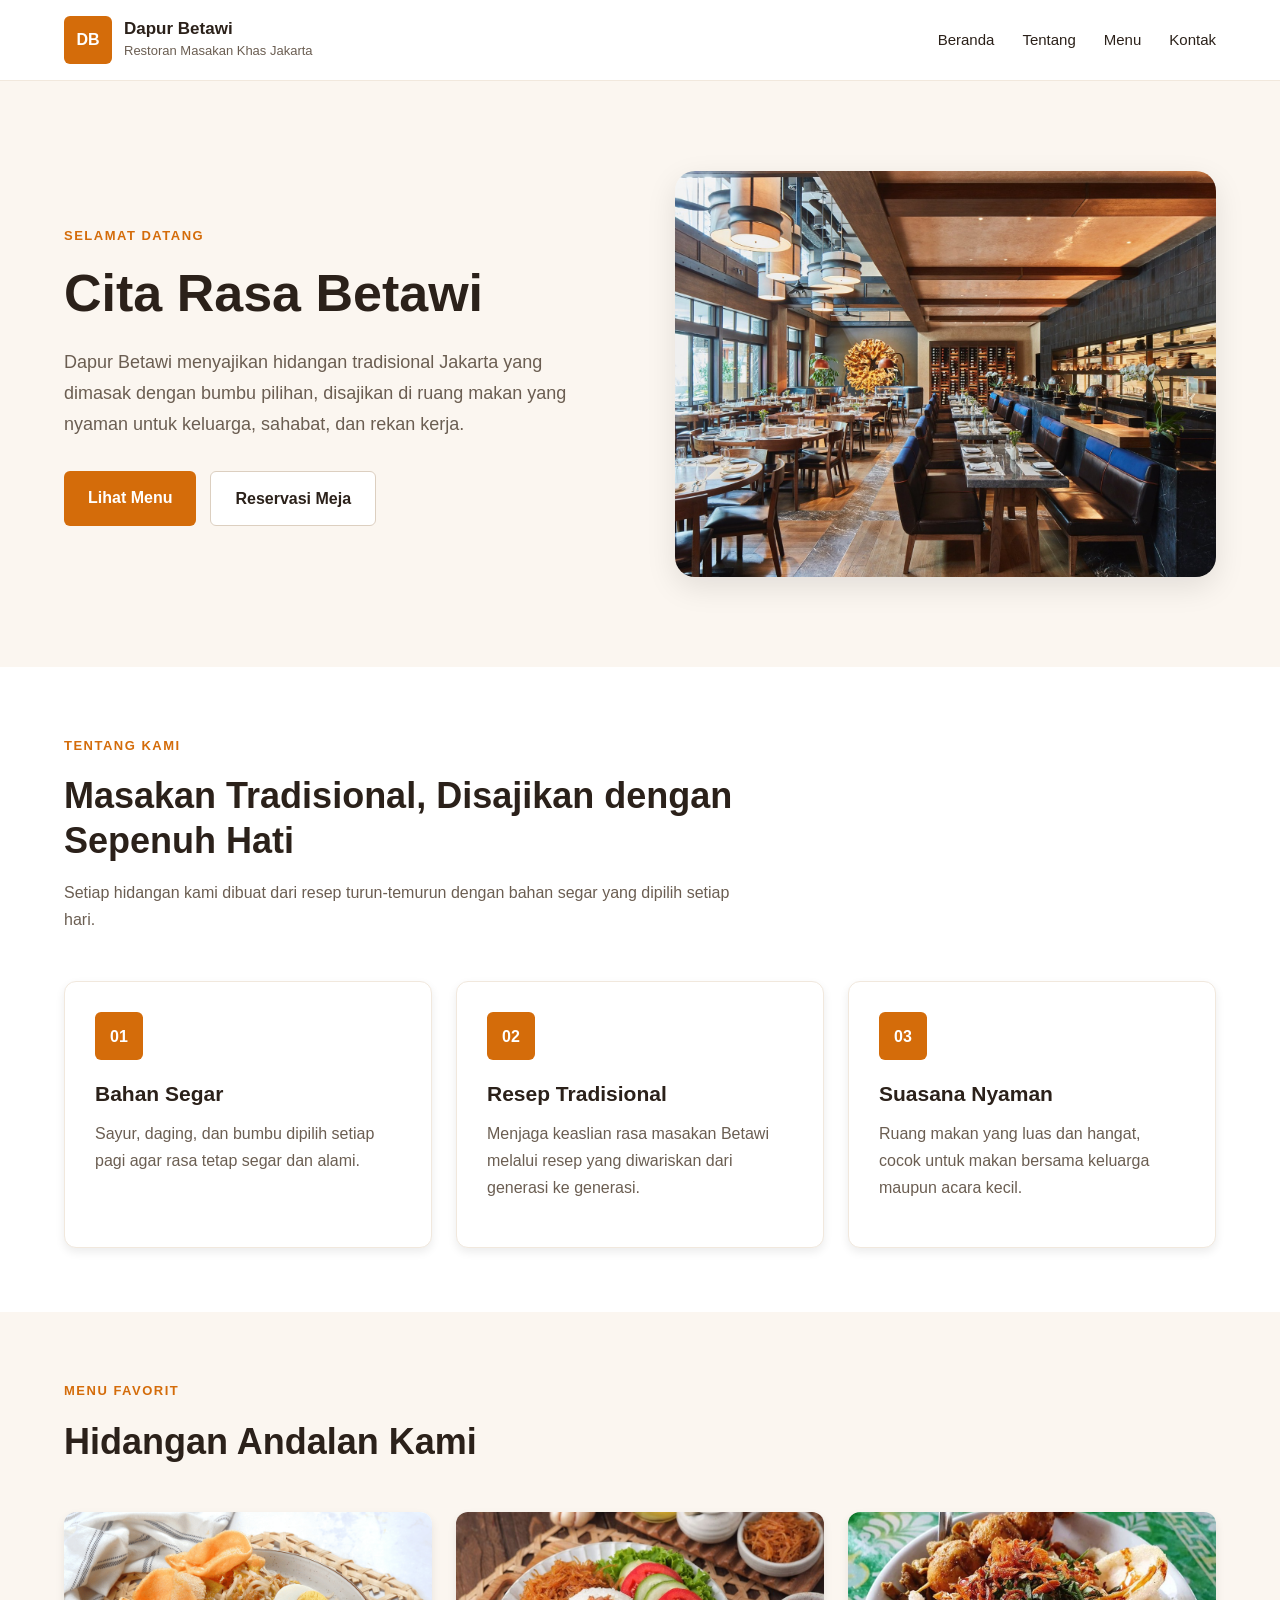
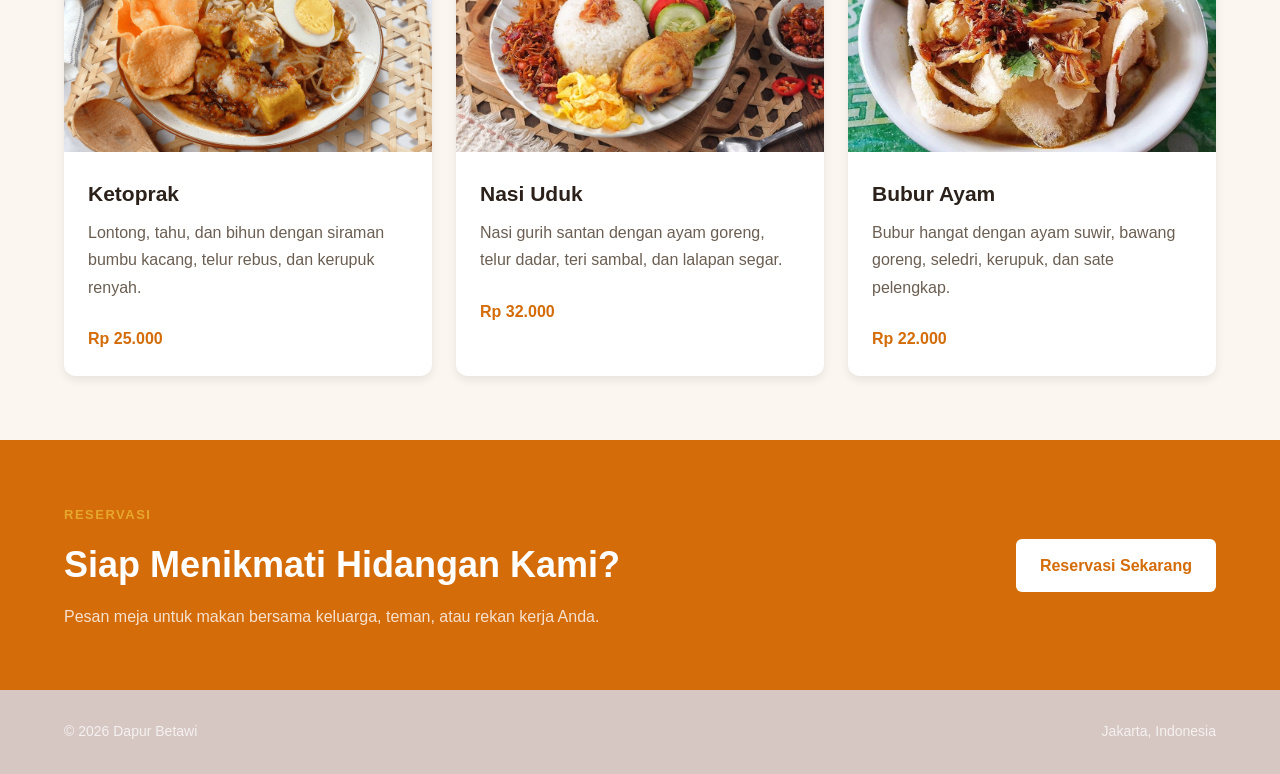
<file: DW_06_Quis_kelompok/index.html>
<!doctype html>
<html lang="id">
  <head>
    <meta charset="UTF-8" />
    <meta name="viewport" content="width=device-width, initial-scale=1.0" />
    <title>Dapur Betawi</title>
    <link rel="stylesheet" href="CSS/style.css" />
  </head>
  <body>
    <!--
HEADER
================================================== -->
    <header class="header">
      <div class="container navbar">
        <div class="brand">
          <div class="logo">DB</div>
          <div>
            <h2>Dapur Betawi</h2>
            <p>Restoran Masakan Khas Jakarta</p>
          </div>
        </div>
        <nav class="nav-menu">
          <a href="#beranda">Beranda</a>
          <a href="#tentang">Tentang</a>
          <a href="#menu">Menu</a>
          <a href="#kontak">Kontak</a>
        </nav>
      </div>
    </header>
    <!-- ==================================================
HERO
================================================== -->
    <main>
      <section id="beranda" class="hero">
        <div class="container hero-layout">
          <div class="hero-content">
            <span class="label"> SELAMAT DATANG </span>
            <h1>Cita Rasa Betawi</h1>
            <p>
              Dapur Betawi menyajikan hidangan tradisional Jakarta yang dimasak
              dengan bumbu pilihan, disajikan di ruang makan yang nyaman untuk
              keluarga, sahabat, dan rekan kerja.
            </p>
            <div class="hero-action">
              <a href="#menu" class="btn btn-primary"> Lihat Menu </a>
              <a href="#kontak" class="btn btn-secondary"> Reservasi Meja </a>
            </div>
          </div>
          <div class="hero-image">
            <img
              src="images/lobby.jpeg"
              alt="Ruang makan Dapur Betawi dengan meja dan kursi yang nyaman"
            />
          </div>
        </div>
      </section>
      <!-- ==================================================
TENTANG
================================================== -->
      <section id="tentang" class="section">
        <div class="container">
          <div class="section-heading">
            <span class="label"> TENTANG KAMI </span>
            <h2>Masakan Tradisional, Disajikan dengan Sepenuh Hati</h2>
            <p>
              Setiap hidangan kami dibuat dari resep turun-temurun dengan bahan
              segar yang dipilih setiap hari.
            </p>
          </div>
          <div class="feature-grid">
            <article class="feature-card">
              <div class="icon">01</div>
              <h3>Bahan Segar</h3>
              <p>
                Sayur, daging, dan bumbu dipilih setiap pagi agar rasa tetap
                segar dan alami.
              </p>
            </article>
            <article class="feature-card">
              <div class="icon">02</div>
              <h3>Resep Tradisional</h3>
              <p>
                Menjaga keaslian rasa masakan Betawi melalui resep yang
                diwariskan dari generasi ke generasi.
              </p>
            </article>
            <article class="feature-card">
              <div class="icon">03</div>
              <h3>Suasana Nyaman</h3>
              <p>
                Ruang makan yang luas dan hangat, cocok untuk makan bersama
                keluarga maupun acara kecil.
              </p>
            </article>
          </div>
        </div>
      </section>
      <!-- ==================================================
MENU
================================================== -->
      <section id="menu" class="section section-light">
        <div class="container">
          <div class="section-heading">
            <span class="label"> MENU FAVORIT </span>
            <h2>Hidangan Andalan Kami</h2>
          </div>
          <div class="menu-grid">
            <article class="menu-card">
              <img
                src="images/ketoprak.png"
                alt="Ketoprak dengan tahu, lontong, bihun, telur, dan kerupuk"
              />
              <div class="menu-content">
                <h3>Ketoprak</h3>
                <p>
                  Lontong, tahu, dan bihun dengan siraman bumbu kacang, telur
                  rebus, dan kerupuk renyah.
                </p>
                <span class="price">Rp 25.000</span>
              </div>
            </article>
            <article class="menu-card">
              <img
                src="images/nasi-uduk.jpeg"
                alt="Nasi uduk dengan ayam goreng, telur dadar, dan sambal"
              />
              <div class="menu-content">
                <h3>Nasi Uduk</h3>
                <p>
                  Nasi gurih santan dengan ayam goreng, telur dadar, teri
                  sambal, dan lalapan segar.
                </p>
                <span class="price">Rp 32.000</span>
              </div>
            </article>
            <article class="menu-card">
              <img
                src="images/bubur.jpg"
                alt="Bubur ayam dengan kerupuk, bawang goreng, dan sate telur puyuh"
              />
              <div class="menu-content">
                <h3>Bubur Ayam</h3>
                <p>
                  Bubur hangat dengan ayam suwir, bawang goreng, seledri, kerupuk,
                  dan sate pelengkap.
                </p>
                <span class="price">Rp 22.000</span>
              </div>
            </article>
          </div>
        </div>
      </section>
      <!-- ==================================================
CALL TO ACTION
================================================== -->
      <section id="kontak" class="cta">
        <div class="container cta-content">
          <div>
            <span class="label label-light"> RESERVASI </span>
            <h2>Siap Menikmati Hidangan Kami?</h2>
            <p>
              Pesan meja untuk makan bersama keluarga, teman, atau rekan kerja
              Anda.
            </p>
          </div>
          <a href="mailto:reservasi@dapurbetawi.co.id" class="btn btn-white">
            Reservasi Sekarang
          </a>
        </div>
      </section>
    </main>
    <!-- ==================================================
FOOTER
================================================== -->
    <footer>
      <div class="container footer-content">
        <p>&copy; 2026 Dapur Betawi</p>
        <p>Jakarta, Indonesia</p>
      </div>
    </footer>
  </body>
</html>
</file>
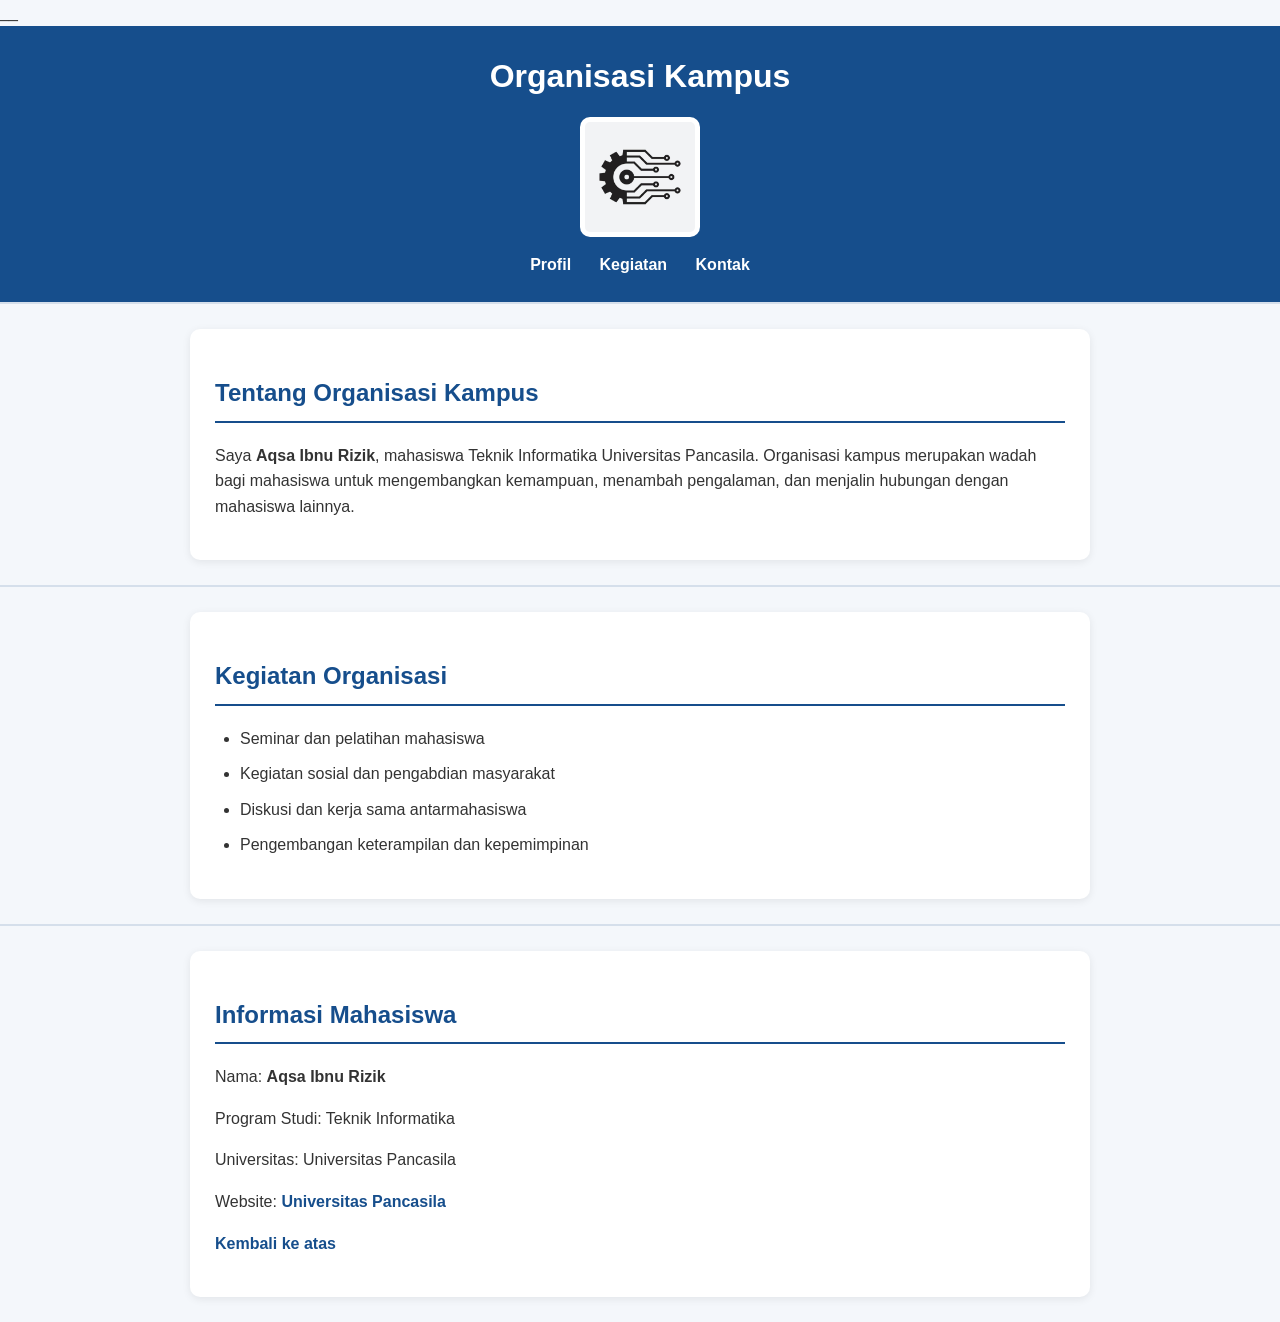
<file: pertemuan 2/index.html>
__<!DOCTYPE html>
<html lang="id">
<head>
    <meta charset="UTF-8">
    <meta name="viewport" content="width=device-width, initial-scale=1.0">
    <title>Organisasi Kampus</title>
    <link rel="stylesheet" href="css/style.css">
</head>
<body>
    <header id="beranda">
        <h1>Organisasi Kampus</h1>
        <img
            src="images/logo-organisasi.jpg"
            alt="Logo Organisasi Kampus"
            class="logo-organisasi"
            title="Logo Organisasi Kampus"
        >
        <nav>
            <a href="#profil">Profil</a>
            <a href="#kegiatan">Kegiatan</a>
            <a href="#kontak">Kontak</a>
        </nav>
    </header>

    <hr>

    <section id="profil">
        <h2>Tentang Organisasi Kampus</h2>
        <p>
            Saya <strong>Aqsa Ibnu Rizik</strong>, mahasiswa
            Teknik Informatika Universitas Pancasila.
            Organisasi kampus merupakan wadah bagi mahasiswa
            untuk mengembangkan kemampuan, menambah pengalaman,
            dan menjalin hubungan dengan mahasiswa lainnya.
        </p>
    </section>

    <hr>

    <section id="kegiatan">
        <h2>Kegiatan Organisasi</h2>
        <ul class="daftar-kegiatan">
            <li>Seminar dan pelatihan mahasiswa</li>
            <li>Kegiatan sosial dan pengabdian masyarakat</li>
            <li>Diskusi dan kerja sama antarmahasiswa</li>
            <li>Pengembangan keterampilan dan kepemimpinan</li>
        </ul>
    </section>

    <hr>

    <section id="kontak">
        <h2>Informasi Mahasiswa</h2>
        <p>Nama: <strong>Aqsa Ibnu Rizik</strong></p>
        <p>Program Studi: Teknik Informatika</p>
        <p>Universitas: Universitas Pancasila</p>
        <p>
            Website:
            <a href="https://www.univpancasila.ac.id/"
               target="_blank"
               rel="noopener noreferrer"
               title="Kunjungi website Universitas Pancasila">
                Universitas Pancasila
            </a>
        </p>
        <p><a href="#beranda">Kembali ke atas</a></p>
    </section>
</body>
</html>
</file>
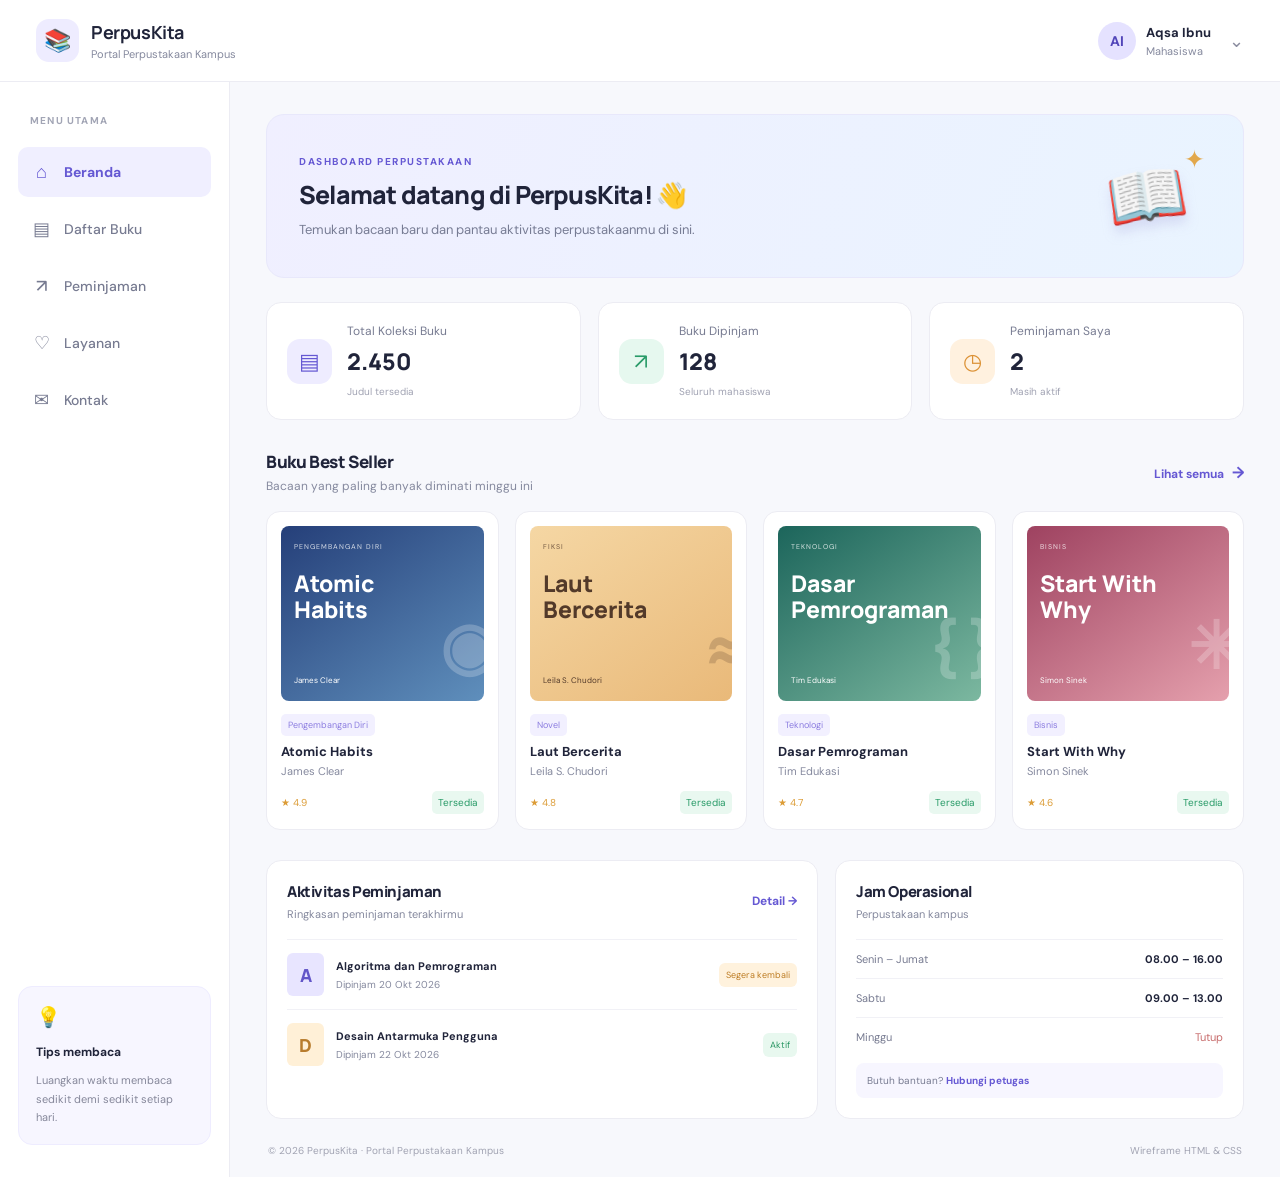
<file: pertemuan 5/index.html>
<!DOCTYPE html>
<html lang="id">
<head>
  <meta charset="UTF-8">
  <meta name="viewport" content="width=device-width, initial-scale=1.0">
  <title>Dashboard Portal Perpustakaan</title>
  <link rel="stylesheet" href="style.css">
</head>
<body>
  <header class="topbar">
    <a class="brand" href="#" aria-label="Portal Perpustakaan">
      <span class="brand-mark">📚</span>
      <span><strong>PerpusKita</strong><small>Portal Perpustakaan Kampus</small></span>
    </a>
    <div class="profile">
      <div class="avatar">AI</div>
      <div class="profile-info"><strong>Aqsa Ibnu</strong><small>Mahasiswa</small></div>
      <span class="chevron">⌄</span>
    </div>
  </header>

  <div class="page-shell">
    <aside class="sidebar">
      <p class="menu-label">MENU UTAMA</p>
      <a class="side-link active" href="#"><span>⌂</span> Beranda</a>
      <a class="side-link" href="#"><span>▤</span> Daftar Buku</a>
      <a class="side-link" href="#"><span>↗</span> Peminjaman</a>
      <a class="side-link" href="#"><span>♡</span> Layanan</a>
      <a class="side-link" href="#"><span>✉</span> Kontak</a>
      <div class="sidebar-note">
        <span class="note-icon">💡</span>
        <strong>Tips membaca</strong>
        <p>Luangkan waktu membaca sedikit demi sedikit setiap hari.</p>
      </div>
    </aside>

    <main class="content">
      <section class="welcome">
        <div>
          <p class="eyebrow">DASHBOARD PERPUSTAKAAN</p>
          <h1>Selamat datang di PerpusKita! 👋</h1>
          <p class="welcome-copy">Temukan bacaan baru dan pantau aktivitas perpustakaanmu di sini.</p>
        </div>
        <div class="welcome-art" aria-hidden="true"><span>📖</span><i>✦</i></div>
      </section>

      <section class="stats" aria-label="Ringkasan perpustakaan">
        <article class="stat-card">
          <div class="stat-icon purple">▤</div><div><p>Total Koleksi Buku</p><h2>2.450</h2><small>Judul tersedia</small></div>
        </article>
        <article class="stat-card">
          <div class="stat-icon green">↗</div><div><p>Buku Dipinjam</p><h2>128</h2><small>Seluruh mahasiswa</small></div>
        </article>
        <article class="stat-card">
          <div class="stat-icon orange">◷</div><div><p>Peminjaman Saya</p><h2>2</h2><small>Masih aktif</small></div>
        </article>
      </section>

      <section class="section-block">
        <div class="section-heading">
          <div><h2>Buku Best Seller</h2><p>Bacaan yang paling banyak diminati minggu ini</p></div>
          <a href="#" class="text-link">Lihat semua <span>→</span></a>
        </div>
        <div class="book-grid">
          <article class="book-card">
            <div class="book-cover cover-blue"><span class="cover-kicker">PENGEMBANGAN DIRI</span><strong>Atomic<br>Habits</strong><small>James Clear</small><b class="cover-shape">◉</b></div>
            <div class="book-details"><span class="category">Pengembangan Diri</span><h3>Atomic Habits</h3><p>James Clear</p><div class="book-bottom"><span class="rating">★ 4.9</span><span class="available">Tersedia</span></div></div>
          </article>
          <article class="book-card">
            <div class="book-cover cover-cream"><span class="cover-kicker">FIKSI</span><strong>Laut<br>Bercerita</strong><small>Leila S. Chudori</small><b class="cover-shape">≈</b></div>
            <div class="book-details"><span class="category">Novel</span><h3>Laut Bercerita</h3><p>Leila S. Chudori</p><div class="book-bottom"><span class="rating">★ 4.8</span><span class="available">Tersedia</span></div></div>
          </article>
          <article class="book-card">
            <div class="book-cover cover-green"><span class="cover-kicker">TEKNOLOGI</span><strong>Dasar<br>Pemrograman</strong><small>Tim Edukasi</small><b class="cover-shape">{ }</b></div>
            <div class="book-details"><span class="category">Teknologi</span><h3>Dasar Pemrograman</h3><p>Tim Edukasi</p><div class="book-bottom"><span class="rating">★ 4.7</span><span class="available">Tersedia</span></div></div>
          </article>
          <article class="book-card">
            <div class="book-cover cover-pink"><span class="cover-kicker">BISNIS</span><strong>Start With<br>Why</strong><small>Simon Sinek</small><b class="cover-shape">✳</b></div>
            <div class="book-details"><span class="category">Bisnis</span><h3>Start With Why</h3><p>Simon Sinek</p><div class="book-bottom"><span class="rating">★ 4.6</span><span class="available">Tersedia</span></div></div>
          </article>
        </div>
      </section>

      <section class="lower-grid">
        <article class="panel">
          <div class="section-heading compact"><div><h2>Aktivitas Peminjaman</h2><p>Ringkasan peminjaman terakhirmu</p></div><a href="#" class="text-link">Detail →</a></div>
          <div class="loan-row"><div class="mini-book purple-book">A</div><div class="loan-info"><strong>Algoritma dan Pemrograman</strong><small>Dipinjam 20 Okt 2026</small></div><span class="status due">Segera kembali</span></div>
          <div class="loan-row"><div class="mini-book yellow-book">D</div><div class="loan-info"><strong>Desain Antarmuka Pengguna</strong><small>Dipinjam 22 Okt 2026</small></div><span class="status safe">Aktif</span></div>
        </article>
        <article class="panel hours-panel">
          <div class="section-heading compact"><div><h2>Jam Operasional</h2><p>Perpustakaan kampus</p></div></div>
          <div class="hours-row"><span>Senin – Jumat</span><strong>08.00 – 16.00</strong></div>
          <div class="hours-row"><span>Sabtu</span><strong>09.00 – 13.00</strong></div>
          <div class="hours-row"><span>Minggu</span><span class="closed">Tutup</span></div>
          <div class="contact-hint">Butuh bantuan? <a href="#">Hubungi petugas</a></div>
        </article>
      </section>

      <footer><span>© 2026 PerpusKita · Portal Perpustakaan Kampus</span><span>Wireframe HTML &amp; CSS</span></footer>
    </main>
  </div>
</body>
</html>
</file>
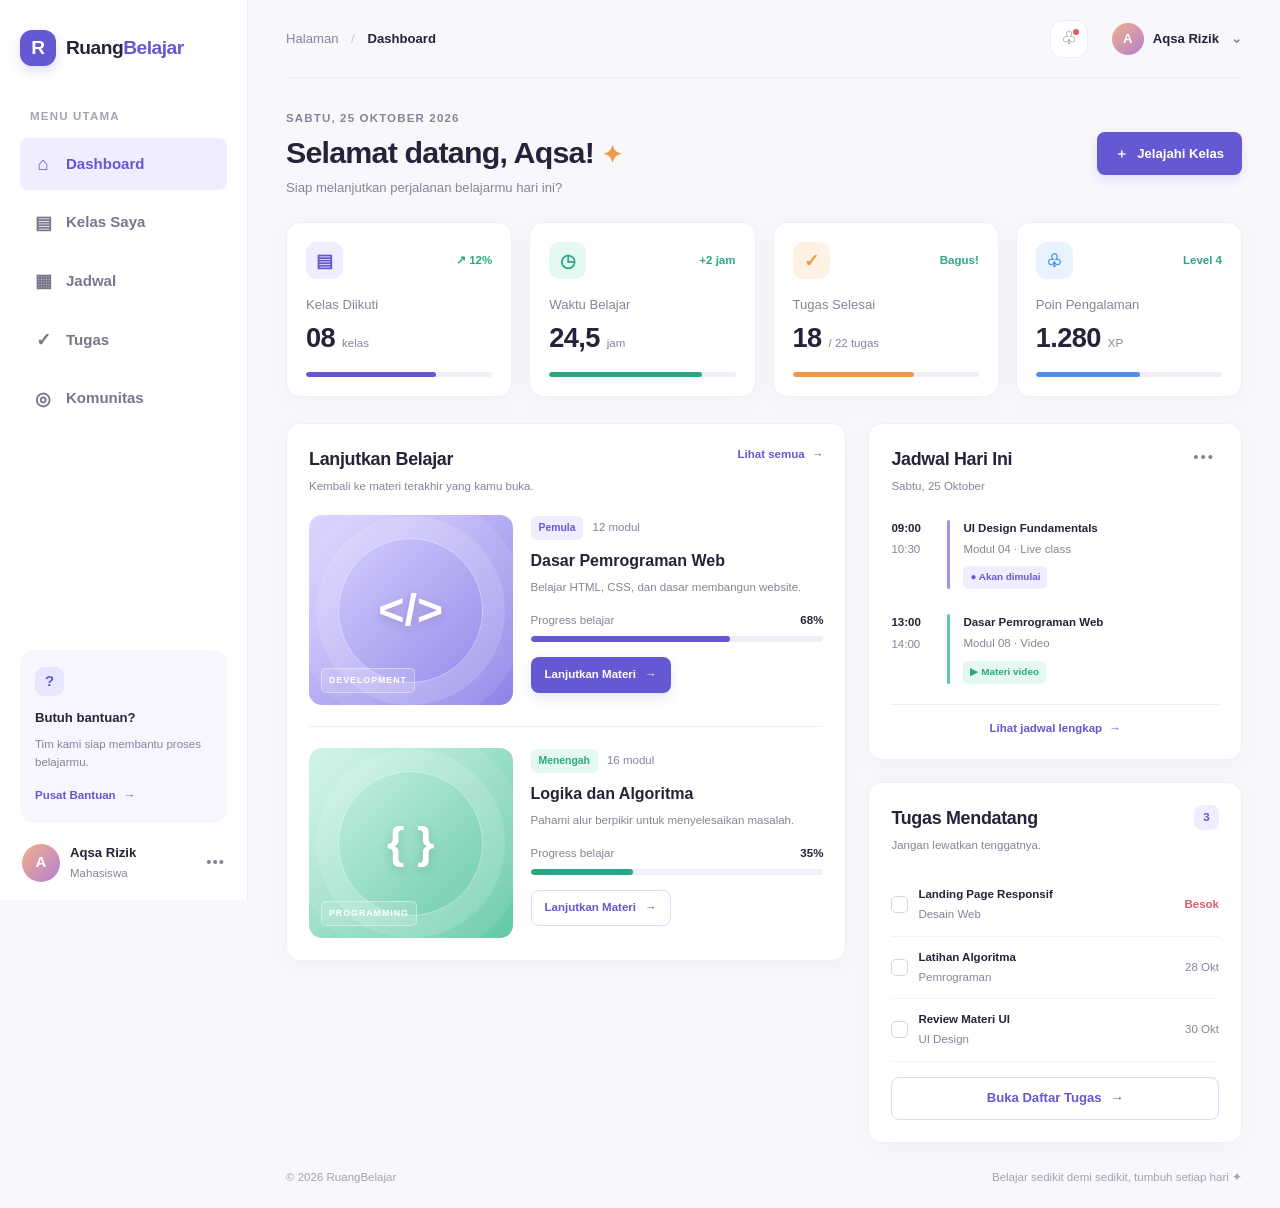
<file: pertemuan 6/index.html>
<!DOCTYPE html>
<html lang="id">
<head>
  <meta charset="UTF-8">
  <meta name="viewport" content="width=device-width, initial-scale=1.0">
  <meta name="description" content="Mockup dashboard aplikasi belajar dengan Simple Design System.">
  <title>RuangBelajar — Dashboard</title>
  <link rel="stylesheet" href="css/style.css">
</head>
<body>
  <div class="app-shell">
    <aside class="sidebar">
      <a class="brand" href="#" aria-label="RuangBelajar beranda">
        <span class="brand-mark">R</span>
        <span>Ruang<span class="brand-light">Belajar</span></span>
      </a>
      <p class="nav-label">MENU UTAMA</p>
      <nav class="main-nav" aria-label="Navigasi utama">
        <a class="nav-item active" href="#"><span class="nav-icon">⌂</span> Dashboard</a>
        <a class="nav-item" href="#kelas"><span class="nav-icon">▤</span> Kelas Saya</a>
        <a class="nav-item" href="#jadwal"><span class="nav-icon">▦</span> Jadwal</a>
        <a class="nav-item" href="#tugas"><span class="nav-icon">✓</span> Tugas</a>
        <a class="nav-item" href="#komunitas"><span class="nav-icon">◎</span> Komunitas</a>
      </nav>
      <div class="sidebar-bottom">
        <div class="help-card">
          <span class="help-icon">?</span>
          <strong>Butuh bantuan?</strong>
          <p>Tim kami siap membantu proses belajarmu.</p>
          <a href="#bantuan">Pusat Bantuan <span aria-hidden="true">→</span></a>
        </div>
        <div class="profile-mini">
          <div class="avatar">A</div>
          <div><strong>Aqsa Rizik</strong><small>Mahasiswa</small></div>
          <span class="more">•••</span>
        </div>
      </div>
    </aside>

    <main class="main-content">
      <header class="topbar">
        <div class="mobile-brand"><span class="brand-mark">R</span> RuangBelajar</div>
        <div class="breadcrumb">Halaman <span>/</span> <strong>Dashboard</strong></div>
        <div class="top-actions">
          <button class="icon-button" type="button" aria-label="Notifikasi">♧<i></i></button>
          <div class="top-user"><div class="avatar avatar-small">A</div><span>Aqsa Rizik</span><span class="chevron">⌄</span></div>
        </div>
      </header>

      <section class="welcome-row">
        <div>
          <p class="eyebrow">SABTU, 25 OKTOBER 2026</p>
          <h1>Selamat datang, Aqsa! <span class="wave">✦</span></h1>
          <p class="muted welcome-copy">Siap melanjutkan perjalanan belajarmu hari ini?</p>
        </div>
        <button class="button button-primary" type="button"><span>＋</span> Jelajahi Kelas</button>
      </section>

      <section class="stats-grid" aria-label="Ringkasan aktivitas belajar">
        <article class="stat-card">
          <div class="stat-top"><span class="stat-icon purple">▤</span><span class="trend">↗ 12%</span></div>
          <p class="stat-label">Kelas Diikuti</p><div class="stat-value">08 <span>kelas</span></div>
          <div class="mini-track"><span class="track-purple"></span></div>
        </article>
        <article class="stat-card">
          <div class="stat-top"><span class="stat-icon mint">◷</span><span class="trend">+2 jam</span></div>
          <p class="stat-label">Waktu Belajar</p><div class="stat-value">24,5 <span>jam</span></div>
          <div class="mini-track"><span class="track-mint"></span></div>
        </article>
        <article class="stat-card">
          <div class="stat-top"><span class="stat-icon orange">✓</span><span class="trend">Bagus!</span></div>
          <p class="stat-label">Tugas Selesai</p><div class="stat-value">18 <span>/ 22 tugas</span></div>
          <div class="mini-track"><span class="track-orange"></span></div>
        </article>
        <article class="stat-card">
          <div class="stat-top"><span class="stat-icon blue">♧</span><span class="trend">Level 4</span></div>
          <p class="stat-label">Poin Pengalaman</p><div class="stat-value">1.280 <span>XP</span></div>
          <div class="mini-track"><span class="track-blue"></span></div>
        </article>
      </section>

      <div class="content-grid">
        <section class="panel courses-panel" id="kelas">
          <div class="section-heading">
            <div><h2>Lanjutkan Belajar</h2><p class="muted">Kembali ke materi terakhir yang kamu buka.</p></div>
            <a class="text-link" href="#semua-kelas">Lihat semua <span>→</span></a>
          </div>
          <article class="course-card">
            <div class="course-art art-purple"><span class="art-orbit"></span><span class="art-symbol">&lt;/&gt;</span><span class="art-tag">DEVELOPMENT</span></div>
            <div class="course-info">
              <div class="course-meta"><span class="pill pill-purple">Pemula</span><span class="muted small">12 modul</span></div>
              <h3>Dasar Pemrograman Web</h3>
              <p class="muted small">Belajar HTML, CSS, dan dasar membangun website.</p>
              <div class="progress-label"><span>Progress belajar</span><strong>68%</strong></div>
              <div class="progress-bar"><span style="width:68%"></span></div>
              <button class="button button-primary button-small" type="button">Lanjutkan Materi <span>→</span></button>
            </div>
          </article>
          <article class="course-card course-card-second">
            <div class="course-art art-green"><span class="art-orbit"></span><span class="art-symbol">{ }</span><span class="art-tag">PROGRAMMING</span></div>
            <div class="course-info">
              <div class="course-meta"><span class="pill pill-green">Menengah</span><span class="muted small">16 modul</span></div>
              <h3>Logika dan Algoritma</h3>
              <p class="muted small">Pahami alur berpikir untuk menyelesaikan masalah.</p>
              <div class="progress-label"><span>Progress belajar</span><strong>35%</strong></div>
              <div class="progress-bar green-progress"><span style="width:35%"></span></div>
              <button class="button button-outline button-small" type="button">Lanjutkan Materi <span>→</span></button>
            </div>
          </article>
        </section>

        <aside class="right-column">
          <section class="panel schedule-panel" id="jadwal">
            <div class="section-heading"><div><h2>Jadwal Hari Ini</h2><p class="muted">Sabtu, 25 Oktober</p></div><button class="dots-button" type="button" aria-label="Pilihan jadwal">•••</button></div>
            <div class="schedule-item">
              <div class="time-block"><strong>09:00</strong><span>10:30</span></div>
              <div class="schedule-line purple-line"></div>
              <div class="schedule-detail"><strong>UI Design Fundamentals</strong><span class="muted small">Modul 04 · Live class</span><span class="schedule-tag tag-live">● Akan dimulai</span></div>
            </div>
            <div class="schedule-item">
              <div class="time-block"><strong>13:00</strong><span>14:00</span></div>
              <div class="schedule-line green-line"></div>
              <div class="schedule-detail"><strong>Dasar Pemrograman Web</strong><span class="muted small">Modul 08 · Video</span><span class="schedule-tag tag-video">▶ Materi video</span></div>
            </div>
            <a class="full-link" href="#jadwal-lengkap">Lihat jadwal lengkap <span>→</span></a>
          </section>

          <section class="panel task-panel" id="tugas">
            <div class="section-heading"><div><h2>Tugas Mendatang</h2><p class="muted">Jangan lewatkan tenggatnya.</p></div><span class="task-count">3</span></div>
            <div class="task-item"><span class="task-check"></span><div class="task-description"><strong>Landing Page Responsif</strong><span class="muted small">Desain Web</span></div><span class="due soon">Besok</span></div>
            <div class="task-item"><span class="task-check"></span><div class="task-description"><strong>Latihan Algoritma</strong><span class="muted small">Pemrograman</span></div><span class="due">28 Okt</span></div>
            <div class="task-item"><span class="task-check"></span><div class="task-description"><strong>Review Materi UI</strong><span class="muted small">UI Design</span></div><span class="due">30 Okt</span></div>
            <button class="button button-outline button-full" type="button">Buka Daftar Tugas <span>→</span></button>
          </section>
        </aside>
      </div>
      <footer class="footer"><span>© 2026 RuangBelajar</span><span>Belajar sedikit demi sedikit, tumbuh setiap hari ✦</span></footer>
    </main>
  </div>
</body>
</html>
</file>
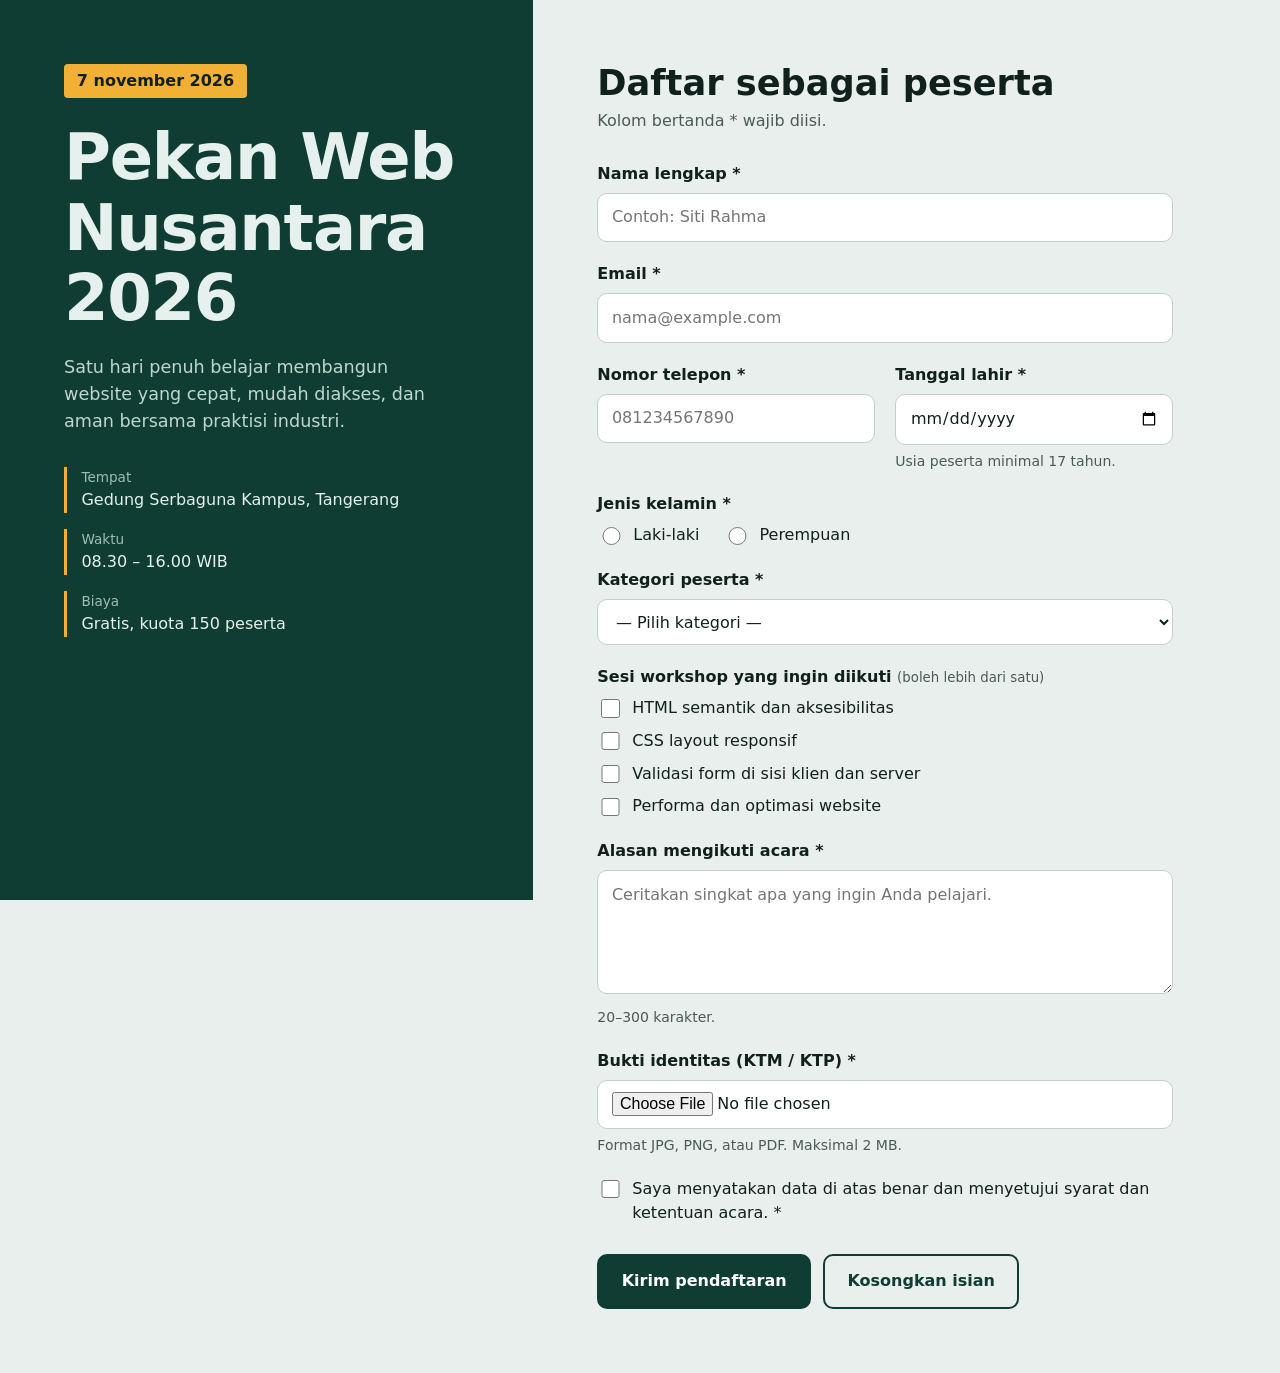
<file: pertemuan 7/index.html>
<!DOCTYPE html>
<html lang="id">
<head>
  <meta charset="UTF-8">
  <meta name="viewport" content="width=device-width, initial-scale=1">
  <title>Registrasi Pekan Web Nusantara 2026</title>
  <meta name="description" content="Formulir registrasi peserta Pekan Web Nusantara 2026.">
  <link rel="stylesheet" href="css/style.css">
</head>
<body>

  <div class="page">

    <!-- ===== Informasi acara ===== -->
    <aside class="event">
      <p class="event__date">7 november 2026</p>
      <h1 class="event__title">Pekan Web Nusantara 2026</h1>
      <p class="event__lead">
        Satu hari penuh belajar membangun website yang cepat, mudah diakses,
        dan aman bersama praktisi industri.
      </p>

      <dl class="event__facts">
        <div>
          <dt>Tempat</dt>
          <dd>Gedung Serbaguna Kampus, Tangerang</dd>
        </div>
        <div>
          <dt>Waktu</dt>
          <dd>08.30 – 16.00 WIB</dd>
        </div>
        <div>
          <dt>Biaya</dt>
          <dd>Gratis, kuota 150 peserta</dd>
        </div>
      </dl>
    </aside>


    <main class="panel">
      <h2 class="panel__title">Daftar sebagai peserta</h2>
      <p class="panel__hint">Kolom bertanda * wajib diisi.</p>

      <form action="#" method="post" enctype="multipart/form-data">

        <!-- 1. Nama  -->
        <div class="field">
          <label for="nama">Nama lengkap *</label>
          <input type="text" id="nama" name="nama" autocomplete="name"
                 required minlength="3" maxlength="60"
                 pattern="[A-Za-z .'\-]{3,60}"
                 title="3–60 karakter, hanya huruf, spasi, titik, apostrof, atau tanda hubung."
                 placeholder="Contoh: Siti Rahma">
        </div>

        <!-- 2. Email  -->
        <div class="field">
          <label for="email">Email *</label>
          <input type="email" id="email" name="email" autocomplete="email"
                 required placeholder="nama@example.com">
        </div>

        <!-- 3. Telepon + Tanggal lahir -->
        <div class="row">
          <div class="field">
            <label for="telepon">Nomor telepon *</label>
            <input type="tel" id="telepon" name="telepon" autocomplete="tel"
                   required inputmode="numeric"
                   pattern="(\+62|62|0)8[1-9][0-9]{7,10}"
                   title="Nomor seluler Indonesia tanpa spasi, contoh: 081234567890."
                   placeholder="081234567890">
          </div>

          <div class="field">
            <label for="tgl-lahir">Tanggal lahir *</label>
            <!-- max = batas usia minimal 17 tahun pada 11 Nov 2026 -->
            <input type="date" id="tgl-lahir" name="tgl_lahir"
                   required min="1940-01-01" max="2009-11-11">
            <p class="hint">Usia peserta minimal 17 tahun.</p>
          </div>
        </div>

        <!-- 4. Radio: jenis kelamin -->
        <fieldset class="field">
          <legend>Jenis kelamin *</legend>
          <div class="choices choices--inline">
            <label class="choice">
              <input type="radio" name="gender" value="laki-laki" required>
              <span>Laki-laki</span>
            </label>
            <label class="choice">
              <input type="radio" name="gender" value="perempuan">
              <span>Perempuan</span>
            </label>
          </div>
        </fieldset>

        <!-- 5. Select: kategori peserta -->
        <div class="field">
          <label for="kategori">Kategori peserta *</label>
          <select id="kategori" name="kategori" required>
            <option value="">— Pilih kategori —</option>
            <option value="mahasiswa">Mahasiswa</option>
            <option value="umum">Umum</option>
            <option value="profesional">Profesional / praktisi</option>
          </select>
        </div>

        <!-- 6. Checkbox: sesi workshop -->
        <fieldset class="field">
          <legend>Sesi workshop yang ingin diikuti <small>(boleh lebih dari satu)</small></legend>
          <div class="choices">
            <label class="choice">
              <input type="checkbox" name="sesi" value="html-semantik">
              <span>HTML semantik dan aksesibilitas</span>
            </label>
            <label class="choice">
              <input type="checkbox" name="sesi" value="css-responsif">
              <span>CSS layout responsif</span>
            </label>
            <label class="choice">
              <input type="checkbox" name="sesi" value="validasi-form">
              <span>Validasi form di sisi klien dan server</span>
            </label>
            <label class="choice">
              <input type="checkbox" name="sesi" value="performa-web">
              <span>Performa dan optimasi website</span>
            </label>
          </div>
        </fieldset>

        <!-- 7. Textarea: alasan (minlength + maxlength) -->
        <div class="field">
          <label for="alasan">Alasan mengikuti acara *</label>
          <textarea id="alasan" name="alasan" rows="4"
                    required minlength="20" maxlength="300"
                    placeholder="Ceritakan singkat apa yang ingin Anda pelajari."></textarea>
          <p class="hint">20–300 karakter.</p>
        </div>

        <!-- 8. Upload: bukti identitas -->
        <div class="field">
          <label for="bukti">Bukti identitas (KTM / KTP) *</label>
          <input type="file" id="bukti" name="bukti" required
                 accept=".jpg,.jpeg,.png,.pdf,image/jpeg,image/png,application/pdf">
          <p class="hint">Format JPG, PNG, atau PDF. Maksimal 2 MB.</p>
        </div>

        <!-- 9. Persetujuan -->
        <div class="field">
          <label class="choice">
            <input type="checkbox" id="setuju" name="setuju" value="ya" required>
            <span>Saya menyatakan data di atas benar dan menyetujui syarat dan ketentuan acara. *</span>
          </label>
        </div>

        <!-- Tombol -->
        <div class="actions">
          <button type="submit" class="btn btn--primary">Kirim pendaftaran</button>
          <button type="reset" class="btn btn--ghost">Kosongkan isian</button>
        </div>
      </form>
    </main>

  </div>

</body>
</html>
</file>
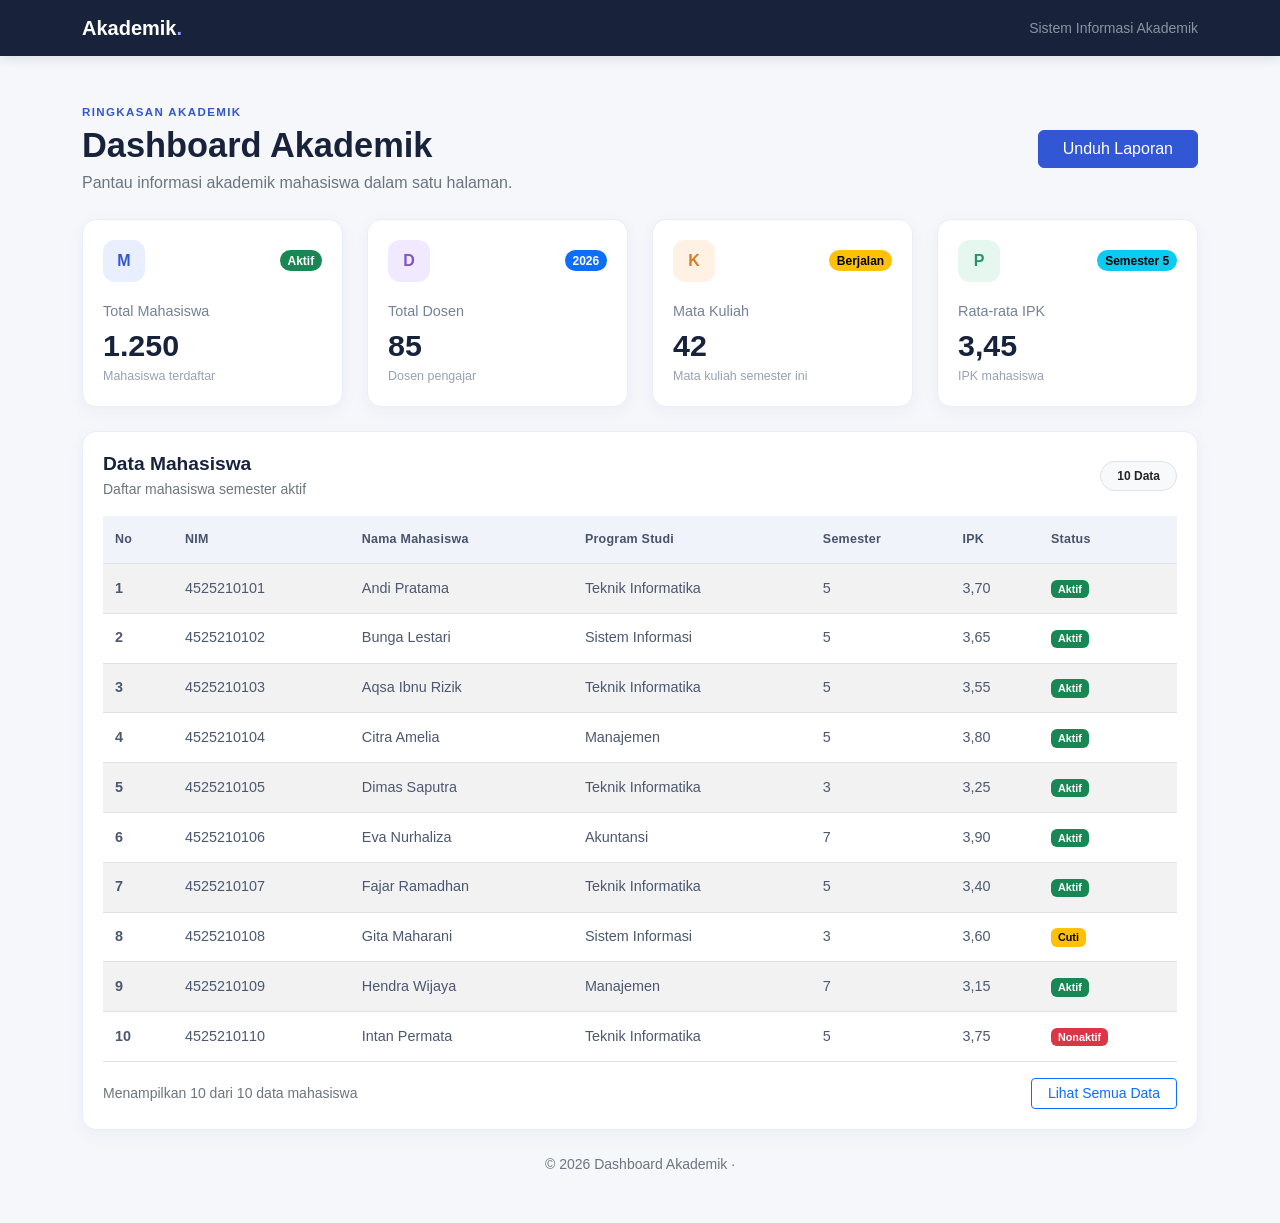
<file: pertemuan 9/index.html>
<!DOCTYPE html>
<html lang="id">
<head>
    <meta charset="UTF-8">
    <meta name="viewport" content="width=device-width, initial-scale=1.0">
    <title>Dashboard Akademik</title>

    <!-- Bootstrap 5 melalui CDN -->
    <link href="https://cdn.jsdelivr.net/npm/bootstrap@5.3.3/dist/css/bootstrap.min.css" rel="stylesheet">

    <!-- CSS buatan sendiri -->
    <link rel="stylesheet" href="css/style.css">
</head>
<body>
    <nav class="navbar navbar-expand-lg navbar-dark topbar">
        <div class="container">
            <a class="navbar-brand fw-bold" href="#">Akademik<span class="brand-dot">.</span></a>
            <span class="navbar-text text-white-50 small">Sistem Informasi Akademik</span>
        </div>
    </nav>

    <main class="container py-4 py-lg-5">
        <div class="d-flex flex-column flex-md-row justify-content-between align-items-md-center gap-3 mb-4">
            <div>
                <p class="section-label mb-1">RINGKASAN AKADEMIK</p>
                <h1 class="page-title mb-1">Dashboard Akademik</h1>
                <p class="text-secondary mb-0">Pantau informasi akademik mahasiswa dalam satu halaman.</p>
            </div>
            <button class="btn btn-primary px-4" type="button">Unduh Laporan</button>
        </div>

        <!-- Empat kartu statistik: 1 kolom di layar kecil, 2 di medium, 4 di layar besar -->
        <section class="row g-3 g-lg-4 mb-4" aria-label="Statistik akademik">
            <div class="col-12 col-md-6 col-xl-3">
                <div class="stat-card h-100">
                    <div class="stat-top">
                        <span class="stat-icon icon-blue">M</span>
                        <span class="badge rounded-pill text-bg-success">Aktif</span>
                    </div>
                    <p class="stat-caption">Total Mahasiswa</p>
                    <h2 class="stat-number">1.250</h2>
                    <p class="stat-note mb-0">Mahasiswa terdaftar</p>
                </div>
            </div>
            <div class="col-12 col-md-6 col-xl-3">
                <div class="stat-card h-100">
                    <div class="stat-top">
                        <span class="stat-icon icon-purple">D</span>
                        <span class="badge rounded-pill text-bg-primary">2026</span>
                    </div>
                    <p class="stat-caption">Total Dosen</p>
                    <h2 class="stat-number">85</h2>
                    <p class="stat-note mb-0">Dosen pengajar</p>
                </div>
            </div>
            <div class="col-12 col-md-6 col-xl-3">
                <div class="stat-card h-100">
                    <div class="stat-top">
                        <span class="stat-icon icon-orange">K</span>
                        <span class="badge rounded-pill text-bg-warning">Berjalan</span>
                    </div>
                    <p class="stat-caption">Mata Kuliah</p>
                    <h2 class="stat-number">42</h2>
                    <p class="stat-note mb-0">Mata kuliah semester ini</p>
                </div>
            </div>
            <div class="col-12 col-md-6 col-xl-3">
                <div class="stat-card h-100">
                    <div class="stat-top">
                        <span class="stat-icon icon-green">P</span>
                        <span class="badge rounded-pill text-bg-info">Semester 5</span>
                    </div>
                    <p class="stat-caption">Rata-rata IPK</p>
                    <h2 class="stat-number">3,45</h2>
                    <p class="stat-note mb-0">IPK mahasiswa</p>
                </div>
            </div>
        </section>

        <section class="content-panel">
            <div class="d-flex flex-column flex-sm-row justify-content-between align-items-sm-center gap-2 mb-3">
                <div>
                    <h2 class="panel-title mb-1">Data Mahasiswa</h2>
                    <p class="text-secondary small mb-0">Daftar mahasiswa semester aktif</p>
                </div>
                <span class="badge rounded-pill text-bg-light border text-dark px-3 py-2">10 Data</span>
            </div>

            <div class="table-responsive">
                <table class="table table-striped table-hover align-middle mb-0">
                    <thead>
                        <tr>
                            <th scope="col">No</th>
                            <th scope="col">NIM</th>
                            <th scope="col">Nama Mahasiswa</th>
                            <th scope="col">Program Studi</th>
                            <th scope="col">Semester</th>
                            <th scope="col">IPK</th>
                            <th scope="col">Status</th>
                        </tr>
                    </thead>
                    <tbody>
                        <tr><th scope="row">1</th><td>4525210101</td><td>Andi Pratama</td><td>Teknik Informatika</td><td>5</td><td>3,70</td><td><span class="badge text-bg-success">Aktif</span></td></tr>
                        <tr><th scope="row">2</th><td>4525210102</td><td>Bunga Lestari</td><td>Sistem Informasi</td><td>5</td><td>3,65</td><td><span class="badge text-bg-success">Aktif</span></td></tr>
                        <tr><th scope="row">3</th><td>4525210103</td><td>Aqsa Ibnu Rizik</td><td>Teknik Informatika</td><td>5</td><td>3,55</td><td><span class="badge text-bg-success">Aktif</span></td></tr>
                        <tr><th scope="row">4</th><td>4525210104</td><td>Citra Amelia</td><td>Manajemen</td><td>5</td><td>3,80</td><td><span class="badge text-bg-success">Aktif</span></td></tr>
                        <tr><th scope="row">5</th><td>4525210105</td><td>Dimas Saputra</td><td>Teknik Informatika</td><td>3</td><td>3,25</td><td><span class="badge text-bg-success">Aktif</span></td></tr>
                        <tr><th scope="row">6</th><td>4525210106</td><td>Eva Nurhaliza</td><td>Akuntansi</td><td>7</td><td>3,90</td><td><span class="badge text-bg-success">Aktif</span></td></tr>
                        <tr><th scope="row">7</th><td>4525210107</td><td>Fajar Ramadhan</td><td>Teknik Informatika</td><td>5</td><td>3,40</td><td><span class="badge text-bg-success">Aktif</span></td></tr>
                        <tr><th scope="row">8</th><td>4525210108</td><td>Gita Maharani</td><td>Sistem Informasi</td><td>3</td><td>3,60</td><td><span class="badge text-bg-warning">Cuti</span></td></tr>
                        <tr><th scope="row">9</th><td>4525210109</td><td>Hendra Wijaya</td><td>Manajemen</td><td>7</td><td>3,15</td><td><span class="badge text-bg-success">Aktif</span></td></tr>
                        <tr><th scope="row">10</th><td>4525210110</td><td>Intan Permata</td><td>Teknik Informatika</td><td>5</td><td>3,75</td><td><span class="badge text-bg-danger">Nonaktif</span></td></tr>
                    </tbody>
                </table>
            </div>
            <div class="d-flex flex-column flex-sm-row justify-content-between align-items-sm-center gap-2 pt-3">
                <small class="text-secondary">Menampilkan 10 dari 10 data mahasiswa</small>
                <button class="btn btn-outline-primary btn-sm px-3" type="button">Lihat Semua Data</button>
            </div>
        </section>

        <footer class="text-center text-secondary small pt-4">
            © 2026 Dashboard Akademik · 
        </footer>
    </main>

    <script src="https://cdn.jsdelivr.net/npm/bootstrap@5.3.3/dist/js/bootstrap.bundle.min.js"></script>
</body>
</html>
</file>
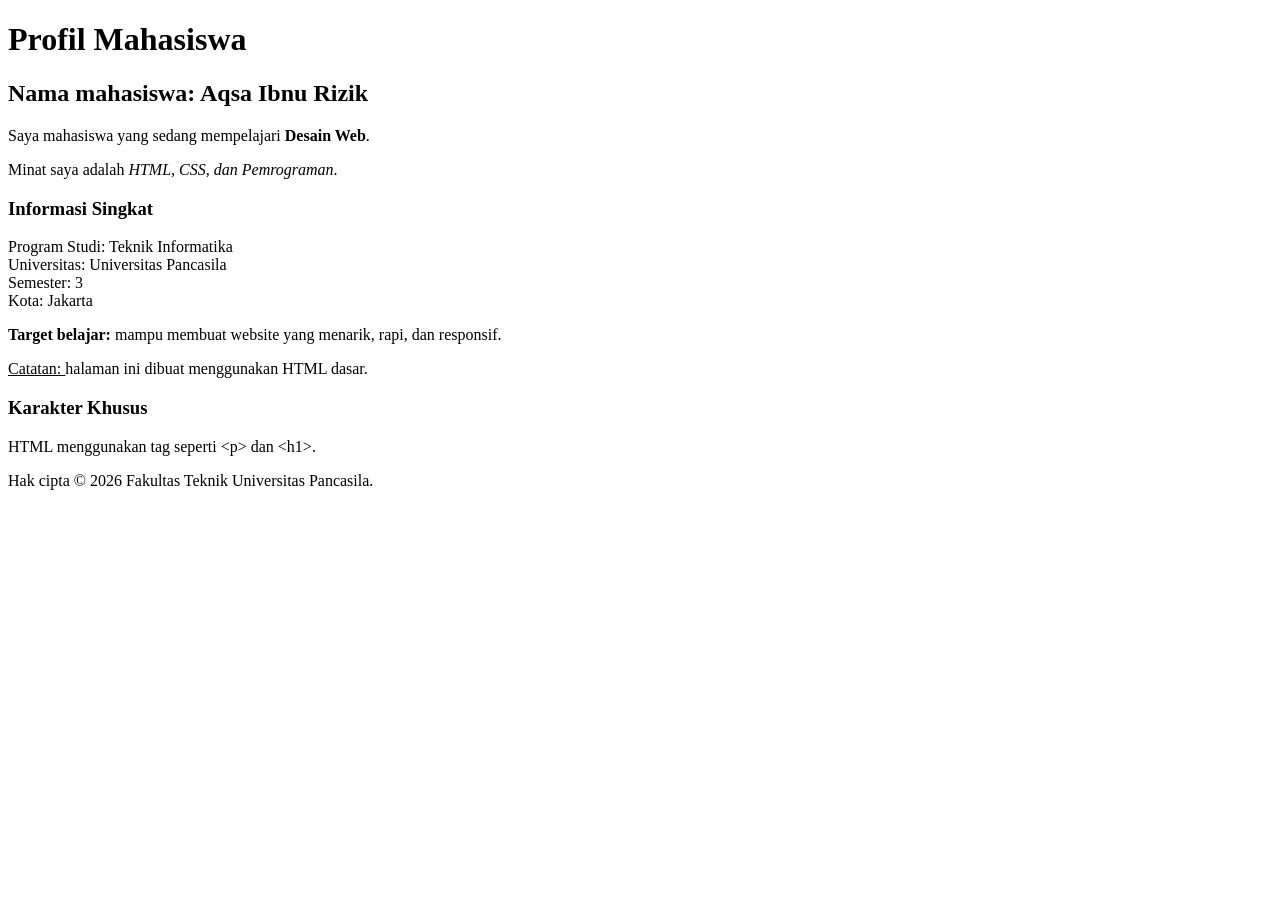
<file: pertemuan 1/index html/index.html>
<!DOCTYPE html>
<html lang="id">
<head>
    <meta charset="UTF-8">
    <meta name="viewport" content="width=device-width, initial-scale=1.0">
    <title>Profil Mahasiswa</title>
</head>
<body>
    <h1>Profil Mahasiswa</h1>
    <h2>Nama mahasiswa: Aqsa Ibnu Rizik</h2>

    <p>Saya mahasiswa yang sedang mempelajari <strong>Desain Web</strong>.</p>
    <p>Minat saya adalah <em>HTML, CSS, dan Pemrograman</em>.</p>

    <h3>Informasi Singkat</h3>
    <p>
        Program Studi: Teknik Informatika<br>
        Universitas: Universitas Pancasila<br>
        Semester: 3<br>
        Kota: Jakarta
    </p>

    <p><b>Target belajar: </b> mampu membuat website yang menarik, rapi, dan responsif.</p>

    <p><u>Catatan: </u> halaman ini dibuat menggunakan HTML dasar.</p>

    <h3>Karakter Khusus</h3>
    <p>HTML menggunakan tag seperti &lt;p&gt; dan &lt;h1&gt;.</p>

    <p>Hak cipta &copy; 2026 Fakultas Teknik Universitas Pancasila.</p>
</body>
</html>
</file>
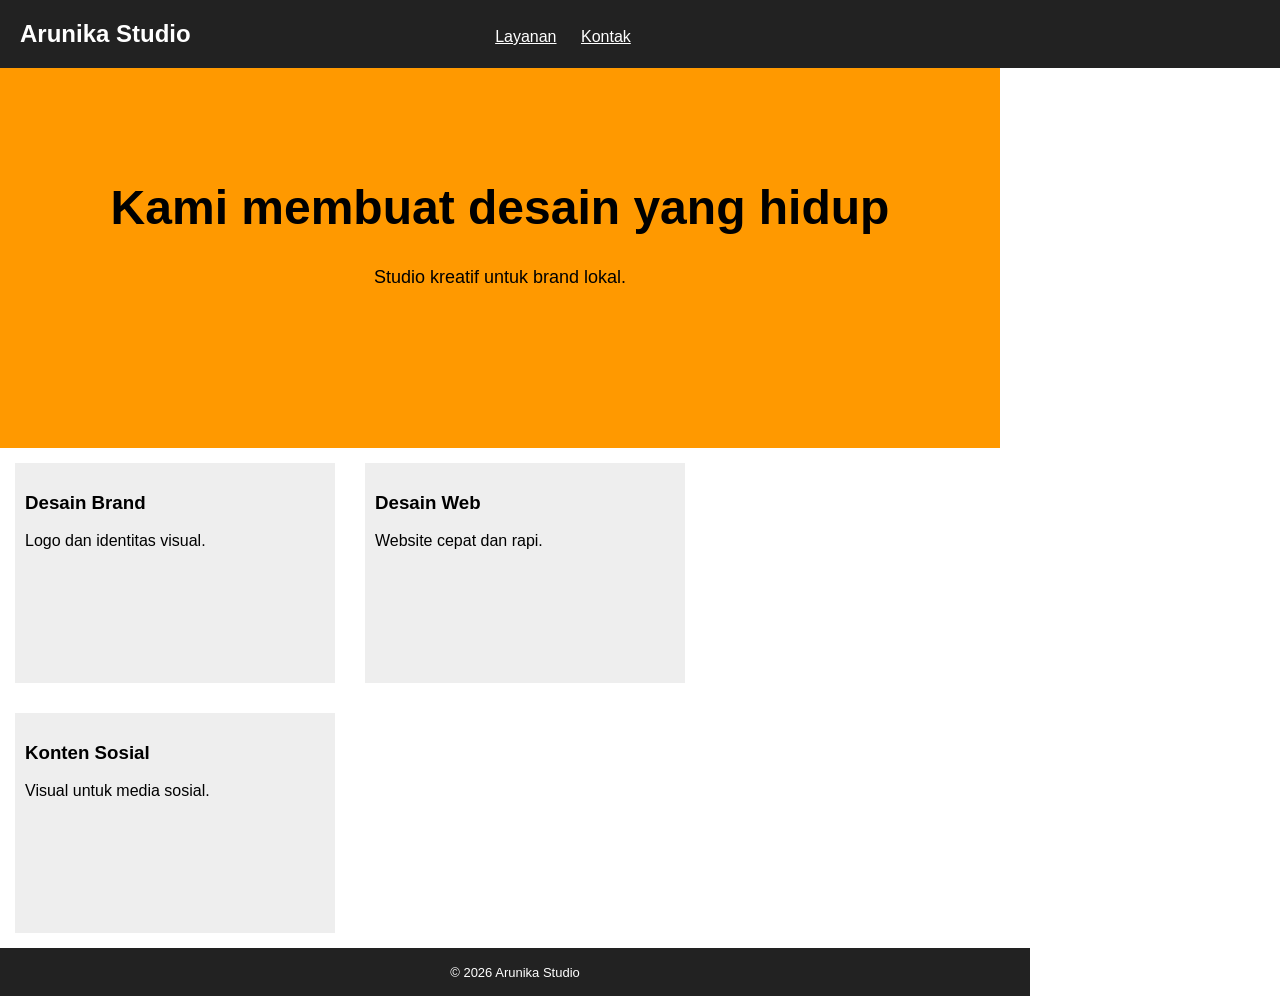
<file: pertemuan4/before/index.html>
<!DOCTYPE html>
<html>
<head>
<meta charset="UTF-8">
<title>Arunika Studio (SEBELUM)</title>
<style>
  body { font-family: Arial; margin: 0; }
  .card { width: 30%; float: left; margin: 1.5%; background: #eee; }
</style>
</head>
<body>
<!-- MASALAH: CSS tersebar (inline + tag style), tidak ada viewport meta, layout float, tidak responsif -->
<div style="background:#222;color:white;padding:20px;">
  <b style="font-size:24px">Arunika Studio</b>
  <a href="#layanan" style="color:white;margin-left:300px">Layanan</a>
  <a href="#kontak" style="color:white;margin-left:20px">Kontak</a>
</div>

<div style="background:#f90;height:300px;text-align:center;padding-top:80px;width:1000px">
  <h1 style="font-size:48px">Kami membuat desain yang hidup</h1>
  <p style="font-size:18px">Studio kreatif untuk brand lokal.</p>
</div>

<div id="layanan" style="width:1000px;overflow:hidden">
  <div class="card" style="height:200px;padding:10px"><h3>Desain Brand</h3><p>Logo dan identitas visual.</p></div>
  <div class="card" style="height:200px;padding:10px"><h3>Desain Web</h3><p>Website cepat dan rapi.</p></div>
  <div class="card" style="height:200px;padding:10px"><h3>Konten Sosial</h3><p>Visual untuk media sosial.</p></div>
</div>

<div id="kontak" style="background:#222;color:#fff;text-align:center;padding:15px;width:1000px;clear:both">
  <font size="2">&copy; 2026 Arunika Studio</font>
</div>
</body>
</html>
</file>
<file: DW_06_Quis_kelompok/CSS/style.css>
/* ==================================================
DESIGN TOKENS
================================================== */
:root {
  /* Warna utama */
  --primary: #d46c0a;
  --primary-dark: #d6c7c3;
  /* Warna accent */
  --accent: #e7a72d;
  /* Neutral */
  --white: #ffffff;
  --neutral-50: #fbf6f0;
  --neutral-100: #f1e8dd;
  --neutral-300: #dccfc0;
  --neutral-600: #6b5e52;
  --neutral-900: #2b211a;
  /* Status */
  --success: #2e7d32;
  --warning: #ed9c19;
  --danger: #c62828;
  /* Radius */
  --radius-sm: 6px;
  --radius-md: 12px;
  --radius-lg: 20px;
  /* Shadow */
  --shadow-sm: 0 4px 10px rgba(0, 0, 0, 0.08);
  --shadow-md: 0 10px 30px rgba(0, 0, 0, 0.1);
  /* Spacing */
  --space-1: 8px;
  --space-2: 16px;
  --space-3: 24px;
  --space-4: 32px;
  --space-5: 48px;
  --space-6: 64px;
}

/* ==================================================
RESET
================================================== */
* {
  box-sizing: border-box;
}

html {
  scroll-behavior: smooth;
}

body {
  margin: 0;
  font-family: Arial, Helvetica, sans-serif;
  color: var(--neutral-900);
  background-color: var(--white);
  line-height: 1.7;
}

img {
  max-width: 100%;
  display: block;
}

.container {
  width: 90%;
  max-width: 1180px;
  margin: auto;
}

/* ==================================================
TYPOGRAPHY
================================================== */
h1,
h2,
h3,
p {
  margin-top: 0;
}

h1 {
  font-size: 52px;
  line-height: 1.15;
  margin-bottom: var(--space-3);
}

h2 {
  font-size: 36px;
  line-height: 1.25;
  margin-bottom: var(--space-2);
}

h3 {
  font-size: 21px;
  margin-bottom: var(--space-1);
}

p {
  color: var(--neutral-600);
}

.label {
  display: inline-block;
  font-size: 13px;
  font-weight: bold;
  letter-spacing: 1.5px;
  color: var(--primary);
  margin-bottom: var(--space-2);
}

/* ==================================================
HEADER
================================================== */
header {
  background-color: var(--white);
  border-bottom: 1px solid var(--neutral-100);
  position: sticky;
  top: 0;
  z-index: 10;
}

.navbar {
  min-height: 80px;
  display: flex;
  justify-content: space-between;
  align-items: center;
}

.brand {
  display: flex;
  align-items: center;
  gap: 12px;
}

.logo {
  width: 48px;
  height: 48px;
  border-radius: var(--radius-sm);
  background-color: var(--primary);
  color: var(--white);
  display: flex;
  align-items: center;
  justify-content: center;
  font-weight: bold;
}

.brand h2 {
  font-size: 17px;
  margin: 0;
}

.brand p {
  font-size: 13px;
  margin: 0;
}

.nav-menu {
  display: flex;
  gap: 28px;
}

.nav-menu a {
  color: var(--neutral-900);
  text-decoration: none;
  font-size: 15px;
  font-weight: 500;
}

.nav-menu a:hover {
  color: var(--primary);
}

/* ==================================================
HERO
================================================== */
.hero {
  padding: 90px 0;
  background-color: var(--neutral-50);
}

.hero-layout {
  display: grid;
  grid-template-columns: 1fr 1fr;
  align-items: center;
  gap: 70px;
}

.hero-content p {
  font-size: 18px;
  max-width: 600px;
}

.hero-image img {
  width: 100%;
  aspect-ratio: 4 / 3;
  object-fit: cover;
  border-radius: var(--radius-lg);
  box-shadow: var(--shadow-md);
}

.hero-action {
  display: flex;
  gap: 14px;
  margin-top: var(--space-4);
}

/* ==================================================
BUTTON
================================================== */
.btn {
  display: inline-block;
  padding: 13px 24px;
  border-radius: var(--radius-sm);
  text-decoration: none;
  font-weight: bold;
  transition: 0.25s;
}

.btn-primary {
  background-color: var(--primary);
  color: var(--white);
}

.btn-primary:hover {
  background-color: var(--primary-dark);
}

.btn-secondary {
  border: 1px solid var(--neutral-300);
  color: var(--neutral-900);
  background-color: var(--white);
}

.btn-white {
  background-color: var(--white);
  color: var(--primary);
}

/* ==================================================
SECTION
================================================== */
.section {
  padding: var(--space-6) 0;
}

.section-light {
  background-color: var(--neutral-50);
}

.section-heading {
  max-width: 700px;
  margin-bottom: var(--space-5);
}

/* ==================================================
FEATURE
================================================== */
.feature-grid {
  display: grid;
  grid-template-columns: repeat(3, 1fr);
  gap: 24px;
}

.feature-card {
  padding: 30px;
  border: 1px solid var(--neutral-100);
  border-radius: var(--radius-md);
  background-color: var(--white);
  box-shadow: var(--shadow-sm);
}

.icon {
  width: 48px;
  height: 48px;
  border-radius: var(--radius-sm);
  background-color: var(--primary);
  color: var(--white);
  display: flex;
  align-items: center;
  justify-content: center;
  font-weight: bold;
  margin-bottom: var(--space-2);
}

/* ==================================================
MENU CARD
================================================== */
.menu-grid {
  display: grid;
  grid-template-columns: repeat(3, 1fr);
  gap: 24px;
}

.menu-card {
  background-color: var(--white);
  border-radius: var(--radius-md);
  overflow: hidden;
  box-shadow: var(--shadow-sm);
}

.menu-card img {
  width: 100%;
  height: 240px;
  object-fit: cover;
}

.menu-content {
  padding: 24px;
}

.price {
  display: inline-block;
  margin-top: var(--space-1);
  font-weight: bold;
  color: var(--primary);
}

/* ==================================================
CTA
================================================== */
.cta {
  padding: 60px 0;
  background-color: var(--primary);
  color: var(--white);
}

.cta-content {
  display: flex;
  justify-content: space-between;
  align-items: center;
  gap: 30px;
}

.cta h2 {
  color: var(--white);
}

.cta p {
  color: rgba(255, 255, 255, 0.8);
  margin-bottom: 0;
}

.label-light {
  color: var(--accent);
}

/* ==================================================
FOOTER
================================================== */
footer {
  padding: 30px 0;
  background-color: var(--primary-dark);
}

.footer-content {
  display: flex;
  justify-content: space-between;
}

footer p {
  margin: 0;
  color: rgba(255, 255, 255, 0.75);
  font-size: 14px;
}

/* ==================================================
RESPONSIVE
================================================== */
@media (max-width: 900px) {
  h1 {
    font-size: 42px;
  }

  .hero-layout {
    grid-template-columns: 1fr;
    gap: 40px;
  }

  .feature-grid,
  .menu-grid {
    grid-template-columns: repeat(2, 1fr);
  }
}

@media (max-width: 600px) {
  h1 {
    font-size: 34px;
  }

  h2 {
    font-size: 28px;
  }

  .navbar {
    flex-direction: column;
    align-items: flex-start;
    padding: 16px 0;
  }

  .nav-menu {
    width: 100%;
    margin-top: 15px;
    flex-wrap: wrap;
    gap: 15px;
  }

  .hero {
    padding: 55px 0;
  }

  .hero-action {
    flex-direction: column;
  }

  .feature-grid,
  .menu-grid {
    grid-template-columns: 1fr;
  }

  .cta-content {
    flex-direction: column;
    align-items: flex-start;
  }

  .footer-content {
    flex-direction: column;
    gap: 5px;
  }
}
</file>
<file: pertemuan 2/css/style.css>
/* Pengaturan dasar */
* {
    box-sizing: border-box;
}

body {
    font-family: Arial, sans-serif;
    margin: 0;
    padding: 0;
    background-color: #f4f7fb;
    color: #333;
    line-height: 1.6;
}

/* Bagian header */
header {
    background-color: #164e8c;
    color: white;
    text-align: center;
    padding: 25px 15px;
}

header h1 {
    margin: 0 0 15px;
}

/* Logo organisasi kampus */
.logo-organisasi {
    display: block;
    width: 120px;
    height: 120px;
    object-fit: contain;
    margin: 15px auto;
    border-radius: 10px;
    background-color: white;
    padding: 5px;
}

/* Navigasi */
nav a {
    color: white;
    text-decoration: none;
    margin: 0 12px;
    font-weight: bold;
}

nav a:hover {
    color: #ffd166;
}

/* Garis pemisah */
hr {
    border: none;
    border-top: 2px solid #d5dfeb;
    margin: 0;
}

/* Bagian konten */
section {
    background-color: white;
    max-width: 900px;
    margin: 25px auto;
    padding: 25px;
    border-radius: 10px;
    box-shadow: 0 2px 8px rgba(0, 0, 0, 0.08);
}

section h2 {
    color: #164e8c;
    border-bottom: 2px solid #164e8c;
    padding-bottom: 8px;
}

/* Daftar kegiatan */
.daftar-kegiatan {
    padding-left: 25px;
}

.daftar-kegiatan li {
    margin-bottom: 10px;
}

/* Tautan */
section a {
    color: #164e8c;
    text-decoration: none;
    font-weight: bold;
}

section a:hover {
    text-decoration: underline;
}

/* Tampilan HP */
@media screen and (max-width: 600px) {
    header {
        padding: 20px 10px;
    }

    .logo-organisasi {
        width: 90px;
        height: 90px;
    }

    nav a {
        display: inline-block;
        margin: 5px 8px;
    }

    section {
        margin: 15px 10px;
        padding: 18px;
    }
}
</file>
<file: pertemuan 5/style.css>
@import url('https://fonts.googleapis.com/css2?family=DM+Sans:wght@400;500;600;700&family=Manrope:wght@400;500;600;700;800&display=swap');
:root{--ink:#20243a;--muted:#85899e;--line:#ececf3;--purple:#6558d3;--bg:#f7f8fc;--white:#fff}
*{box-sizing:border-box}
body{margin:0;background:var(--bg);color:var(--ink);font-family:'DM Sans',Arial,sans-serif;font-size:14px}
a{color:inherit;text-decoration:none}
.topbar{height:82px;background:#fff;border-bottom:1px solid var(--line);display:flex;align-items:center;justify-content:space-between;padding:0 36px;position:sticky;top:0;z-index:5}
.brand{display:flex;align-items:center;gap:12px}.brand-mark{width:43px;height:43px;display:grid;place-items:center;background:#eeecff;border-radius:13px;font-size:22px}.brand strong{font-family:Manrope,sans-serif;font-size:18px;display:block;letter-spacing:-.4px}.brand small,.profile small{display:block;color:var(--muted);font-size:11px;margin-top:3px}
.profile{display:flex;align-items:center;gap:10px}.avatar{width:38px;height:38px;border-radius:50%;background:#e5e2ff;color:#5145b9;font-weight:700;display:grid;place-items:center}.profile-info strong{font-size:13px}.chevron{color:#8b8da0;margin-left:8px;font-size:18px}
.page-shell{display:grid;grid-template-columns:230px minmax(0,1fr);min-height:calc(100vh - 82px)}
.sidebar{background:#fff;border-right:1px solid var(--line);padding:32px 18px;display:flex;flex-direction:column;gap:7px}.menu-label{font-size:10px;letter-spacing:1.2px;color:#a2a5b5;font-weight:700;margin:0 12px 13px}.side-link{display:flex;align-items:center;gap:13px;padding:13px 14px;border-radius:10px;color:#777b91;font-weight:500;transition:.2s}.side-link span{font-size:18px;width:19px;text-align:center}.side-link:hover,.side-link.active{background:#f0efff;color:var(--purple)}.side-link.active{font-weight:700}
.sidebar-note{margin-top:auto;background:#f7f6ff;border:1px solid #eeecff;padding:17px;border-radius:14px}.note-icon{font-size:20px;display:block;margin-bottom:12px}.sidebar-note strong{font-size:12px}.sidebar-note p{font-size:11px;line-height:1.7;color:#85879a;margin-bottom:0}
.content{padding:32px 36px 20px;min-width:0;max-width:1500px;width:100%;margin:0 auto}
.welcome{display:flex;align-items:center;justify-content:space-between;overflow:hidden;min-height:155px;background:linear-gradient(110deg,#f0efff,#e9f4ff);border:1px solid #e8e8fb;border-radius:18px;padding:26px 32px;margin-bottom:24px}.eyebrow{font-size:10px;letter-spacing:1.5px;font-weight:700;color:#6558d3;margin:0 0 9px}.welcome h1{font:800 25px Manrope,sans-serif;letter-spacing:-.8px;margin:0 0 9px}.welcome-copy{margin:0;color:#777c94;font-size:13px}.welcome-art{position:relative;width:130px;height:110px;display:grid;place-items:center;flex-shrink:0}.welcome-art span{font-size:65px;transform:rotate(-9deg);filter:drop-shadow(0 8px 6px #9c9bd444)}.welcome-art i{position:absolute;right:6px;top:2px;color:#e2a84c;font-size:25px;font-style:normal}
.stats{display:grid;grid-template-columns:repeat(3,minmax(0,1fr));gap:17px;margin-bottom:30px}.stat-card{background:#fff;border:1px solid var(--line);border-radius:15px;padding:20px;display:flex;align-items:center;gap:15px;min-width:0}.stat-icon{height:45px;width:45px;border-radius:13px;display:grid;place-items:center;font-size:22px;flex-shrink:0}.purple{background:#eeecff;color:#6558d3}.green{background:#e6f8ef;color:#299b68}.orange{background:#fff1df;color:#dc9236}.stat-card p{margin:0 0 6px;color:#777b91;font-size:12px}.stat-card h2{font:800 23px Manrope,sans-serif;margin:0 0 4px}.stat-card small{color:#a0a2b2;font-size:10px}
.section-block{margin-bottom:30px}.section-heading{display:flex;justify-content:space-between;align-items:center;gap:12px;margin-bottom:17px}.section-heading h2{font:800 17px Manrope,sans-serif;margin:0 0 5px;letter-spacing:-.4px}.section-heading p{font-size:12px;color:var(--muted);margin:0}.text-link{font-size:12px;font-weight:700;color:var(--purple);white-space:nowrap}.text-link span{font-size:16px;margin-left:5px}
.book-grid{display:grid;grid-template-columns:repeat(4,minmax(0,1fr));gap:16px}.book-card{border:1px solid var(--line);background:#fff;border-radius:14px;overflow:hidden;min-width:0;transition:transform .2s,box-shadow .2s}.book-card:hover{transform:translateY(-3px);box-shadow:0 9px 24px #25254a0d}.book-cover{height:175px;margin:14px 14px 0;border-radius:8px;padding:16px 13px;position:relative;overflow:hidden;display:flex;flex-direction:column;align-items:flex-start}.cover-blue{background:linear-gradient(145deg,#253f79,#5f8fbc);color:#fff}.cover-cream{background:linear-gradient(145deg,#f5d7a4,#e9b979);color:#533a2a}.cover-green{background:linear-gradient(145deg,#1c655b,#7cb8a0);color:#fff}.cover-pink{background:linear-gradient(145deg,#9e4260,#e5a0ad);color:#fff}.cover-kicker{font-size:7px;letter-spacing:1px;opacity:.8;margin-bottom:19px}.book-cover strong{font:800 23px Manrope,sans-serif;line-height:1.15;z-index:1}.book-cover small{font-size:8px;margin-top:auto;z-index:1}.cover-shape{position:absolute;right:-13px;bottom:12px;font-size:65px;opacity:.22}.book-details{padding:13px 14px 15px}.category{font-size:9px;color:#8c7de0;background:#f2f0ff;padding:5px 7px;border-radius:5px}.book-details h3{font-size:13px;margin:11px 0 4px;white-space:nowrap;overflow:hidden;text-overflow:ellipsis}.book-details p{font-size:11px;color:var(--muted);margin:0 0 13px}.book-bottom{display:flex;align-items:center;justify-content:space-between;font-size:10px}.rating{color:#dc9c36}.available{color:#299b68;background:#e9f8f0;border-radius:5px;padding:5px 6px}
.lower-grid{display:grid;grid-template-columns:1.35fr 1fr;gap:17px}.panel{background:#fff;border:1px solid var(--line);border-radius:15px;padding:20px;min-width:0}.compact{margin-bottom:18px}.compact h2{font-size:15px}.compact p{font-size:11px}.loan-row{display:flex;align-items:center;gap:12px;padding:13px 0;border-top:1px solid #f1f1f6}.mini-book{width:37px;height:43px;display:grid;place-items:center;border-radius:6px;font:800 18px Manrope;flex-shrink:0}.purple-book{background:#e8e5ff;color:#6255c8}.yellow-book{background:#fff0d7;color:#b87c2d}.loan-info{min-width:0;flex:1}.loan-info strong{font-size:11px;display:block;overflow:hidden;text-overflow:ellipsis;white-space:nowrap}.loan-info small{display:block;color:var(--muted);font-size:10px;margin-top:5px}.status{font-size:9px;padding:6px 7px;border-radius:6px;white-space:nowrap}.due{background:#fff2dd;color:#bd7c23}.safe{background:#e8f8ef;color:#2a9663}.hours-row{display:flex;justify-content:space-between;gap:10px;padding:12px 0;border-top:1px solid #f1f1f6;font-size:11px}.hours-row span{color:#777b91}.hours-row strong{font-size:11px}.closed{color:#c76b6b!important}.contact-hint{background:#f7f6ff;color:#777b91;border-radius:8px;padding:11px;margin-top:7px;font-size:10px}.contact-hint a{color:var(--purple);font-weight:700}
footer{display:flex;justify-content:space-between;gap:10px;color:#a1a3b2;font-size:10px;padding:25px 2px 0}
@media(max-width:1100px){.content{padding:26px 24px}.topbar{padding:0 24px}.book-grid{grid-template-columns:repeat(2,minmax(0,1fr))}.book-cover{height:190px}.stats{gap:10px}.stat-card{padding:15px;gap:10px}}
@media(max-width:760px){.topbar{height:70px;padding:0 16px}.brand-mark{width:38px;height:38px}.brand strong{font-size:16px}.brand small{font-size:9px}.profile-info,.chevron{display:none}.page-shell{display:block;min-height:calc(100vh - 70px)}.sidebar{border-right:0;border-bottom:1px solid var(--line);padding:10px 12px;display:flex;flex-direction:row;gap:5px;overflow-x:auto;white-space:nowrap}.menu-label,.sidebar-note{display:none}.side-link{padding:10px 12px;gap:7px;font-size:11px;flex-shrink:0}.side-link span{font-size:15px;width:auto}.content{padding:20px 14px}.welcome{min-height:140px;padding:20px;border-radius:14px}.welcome h1{font-size:21px}.welcome-copy{font-size:11px;line-height:1.6;max-width:280px}.welcome-art{width:65px}.welcome-art span{font-size:43px}.welcome-art i{font-size:17px}.stats{grid-template-columns:1fr;gap:10px;margin-bottom:25px}.stat-card{padding:14px}.stat-icon{width:40px;height:40px}.stat-card h2{font-size:20px}.book-grid{grid-template-columns:repeat(2,minmax(0,1fr));gap:10px}.book-cover{height:145px;margin:9px 9px 0;padding:12px 10px}.book-cover strong{font-size:19px}.cover-kicker{font-size:6px;margin-bottom:15px}.book-details{padding:11px 10px}.book-details h3{font-size:12px}.book-details p{font-size:10px}.book-bottom{font-size:9px}.section-heading h2{font-size:15px}.section-heading p{font-size:10px;line-height:1.5}.lower-grid{grid-template-columns:1fr;gap:12px}.panel{padding:15px}.loan-info strong{font-size:10px}.status{font-size:8px;padding:5px}footer{flex-direction:column;font-size:9px;padding:20px 2px}.text-link{font-size:10px}}
@media(max-width:380px){.welcome-art{display:none}.side-link{padding:9px;font-size:10px}.book-cover{height:130px}.book-cover strong{font-size:17px}.category{font-size:8px}.book-bottom{flex-wrap:wrap;gap:5px}}
</file>
<file: pertemuan 6/css/style.css>
/* =====================================================
   RUANGBELAJAR — SIMPLE DESIGN SYSTEM
   Tokens: colors, typography, spacing, buttons, controls, cards
   ===================================================== */

:root {
  /* Color palette */
  --color-primary: #6558d3;
  --color-primary-dark: #5144bb;
  --color-primary-soft: #efedff;
  --color-text: #24233a;
  --color-muted: #85849a;
  --color-border: #eeedf4;
  --color-surface: #ffffff;
  --color-background: #f8f8fc;
  --color-green: #29a884;
  --color-green-soft: #e5f8f1;
  --color-orange: #ee9a48;
  --color-orange-soft: #fff2e4;
  --color-blue: #4c91e8;
  --color-blue-soft: #e9f2ff;
  --color-danger: #dc5d6b;

  /* Typography scale */
  --font-family: "Segoe UI", Arial, sans-serif;
  --text-xs: 0.72rem;
  --text-sm: 0.82rem;
  --text-base: 0.94rem;
  --text-lg: 1.12rem;
  --text-xl: 1.45rem;
  --text-2xl: 1.9rem;

  /* Spacing scale: 4px increments */
  --space-1: 0.25rem;
  --space-2: 0.5rem;
  --space-3: 0.75rem;
  --space-4: 1rem;
  --space-5: 1.25rem;
  --space-6: 1.5rem;
  --space-8: 2rem;
  --space-10: 2.5rem;

  /* Radius and shadow */
  --radius-sm: 8px;
  --radius-md: 14px;
  --radius-lg: 20px;
  --shadow-card: 0 5px 24px rgba(42, 38, 91, 0.045);
}

* { box-sizing: border-box; }
html { scroll-behavior: smooth; }
body {
  margin: 0;
  background: var(--color-background);
  color: var(--color-text);
  font-family: var(--font-family);
  font-size: var(--text-base);
  line-height: 1.5;
}
a { color: inherit; text-decoration: none; }
button { font: inherit; cursor: pointer; }
button:focus-visible, a:focus-visible { outline: 3px solid #b7b0ff; outline-offset: 3px; }

.app-shell { min-height: 100vh; }
.sidebar {
  width: 248px; position: fixed; inset: 0 auto 0 0; z-index: 5;
  display: flex; flex-direction: column; padding: 30px 20px 18px;
  background: var(--color-surface); border-right: 1px solid var(--color-border);
}
.brand { display: flex; align-items: center; gap: 10px; font-size: 1.2rem; font-weight: 800; letter-spacing: -0.5px; }
.brand-mark {
  display: inline-grid; place-items: center; width: 36px; height: 36px;
  border-radius: 12px; color: white; background: var(--color-primary);
  font-weight: 800; box-shadow: 0 5px 12px #6558d333;
}
.brand-light { color: var(--color-primary); }
.nav-label { margin: 42px 0 13px 10px; color: #a5a3b5; font-size: var(--text-xs); font-weight: 800; letter-spacing: 1.2px; }
.main-nav { display: grid; gap: 7px; }
.nav-item { display: flex; align-items: center; gap: 13px; padding: 12px 13px; border-radius: var(--radius-sm); color: #77768b; font-weight: 600; transition: background .2s, color .2s; }
.nav-item:hover, .nav-item.active { color: var(--color-primary); background: var(--color-primary-soft); }
.nav-icon { width: 20px; text-align: center; font-size: 1.15rem; }
.sidebar-bottom { margin-top: auto; }
.help-card { padding: 17px 15px; border-radius: var(--radius-md); background: #f7f6ff; }
.help-icon { display: grid; place-items: center; width: 29px; height: 29px; margin-bottom: 10px; border-radius: 9px; color: var(--color-primary); background: #e8e5ff; font-weight: 800; }
.help-card strong { font-size: var(--text-sm); }
.help-card p { margin: 6px 0 12px; color: var(--color-muted); font-size: var(--text-xs); line-height: 1.6; }
.help-card a { color: var(--color-primary); font-size: var(--text-xs); font-weight: 800; }
.help-card a span { margin-left: 5px; }
.profile-mini { display: flex; align-items: center; gap: 10px; padding: 20px 2px 0; }
.avatar { display: grid; place-items: center; flex: 0 0 auto; width: 38px; height: 38px; border-radius: 50%; color: #fff; background: linear-gradient(135deg, #f0b18b, #b47fce); font-weight: 800; }
.profile-mini strong, .profile-mini small { display: block; }
.profile-mini strong { font-size: var(--text-sm); }
.profile-mini small { margin-top: 2px; color: var(--color-muted); font-size: var(--text-xs); }
.more { margin-left: auto; color: var(--color-muted); letter-spacing: 1px; }

.main-content { margin-left: 248px; padding: 0 38px; min-height: 100vh; }
.topbar { display: flex; align-items: center; justify-content: space-between; min-height: 78px; border-bottom: 1px solid var(--color-border); }
.breadcrumb { color: var(--color-muted); font-size: var(--text-sm); }
.breadcrumb span { padding: 0 9px; color: #c8c6d3; }
.breadcrumb strong { color: var(--color-text); }
.top-actions, .top-user { display: flex; align-items: center; }
.top-actions { gap: 24px; }
.icon-button { position: relative; width: 38px; height: 38px; border: 1px solid var(--color-border); border-radius: 12px; color: #77758b; background: white; font-size: 1.1rem; }
.icon-button i { position: absolute; top: 8px; right: 8px; width: 6px; height: 6px; border-radius: 50%; background: var(--color-danger); }
.top-user { gap: 9px; font-size: var(--text-sm); font-weight: 700; }
.avatar-small { width: 32px; height: 32px; font-size: var(--text-sm); }
.chevron { margin-left: 3px; color: var(--color-muted); }
.mobile-brand { display: none; }

.welcome-row { display: flex; align-items: center; justify-content: space-between; gap: 20px; padding: 32px 0 25px; }
.eyebrow { margin: 0 0 7px; color: var(--color-muted); font-size: var(--text-xs); font-weight: 800; letter-spacing: 1.15px; }
h1, h2, h3, p { margin-top: 0; }
h1 { margin-bottom: 7px; font-size: var(--text-2xl); line-height: 1.2; letter-spacing: -0.8px; }
.wave { color: var(--color-orange); font-size: 1.5rem; }
.muted { color: var(--color-muted); }
.welcome-copy { margin-bottom: 0; font-size: var(--text-sm); }
.button { display: inline-flex; align-items: center; justify-content: center; gap: 9px; min-height: 43px; padding: 0 17px; border: 1px solid transparent; border-radius: var(--radius-sm); font-size: var(--text-sm); font-weight: 750; transition: background .2s, transform .2s, box-shadow .2s; }
.button:hover { transform: translateY(-1px); }
.button-primary { color: #fff; background: var(--color-primary); box-shadow: 0 5px 12px #6558d326; }
.button-primary:hover { background: var(--color-primary-dark); }
.button-outline { color: var(--color-primary); background: #fff; border-color: #dedafc; }
.button-outline:hover { background: var(--color-primary-soft); }
.button-small { min-height: 36px; padding: 0 13px; font-size: var(--text-xs); }
.button-full { width: 100%; margin-top: 15px; }

.stats-grid { display: grid; grid-template-columns: repeat(4, minmax(0, 1fr)); gap: 17px; margin-bottom: 26px; }
.stat-card { min-width: 0; padding: 19px; border: 1px solid #f0eff6; border-radius: var(--radius-md); background: var(--color-surface); box-shadow: var(--shadow-card); }
.stat-top { display: flex; align-items: center; justify-content: space-between; gap: 5px; }
.stat-icon { display: grid; place-items: center; width: 37px; height: 37px; border-radius: 11px; font-size: 1.15rem; font-weight: 800; }
.purple { color: var(--color-primary); background: var(--color-primary-soft); }
.mint { color: var(--color-green); background: var(--color-green-soft); }
.orange { color: var(--color-orange); background: var(--color-orange-soft); }
.blue { color: var(--color-blue); background: var(--color-blue-soft); }
.trend { color: var(--color-green); font-size: var(--text-xs); font-weight: 800; white-space: nowrap; }
.stat-label { margin: 16px 0 3px; color: var(--color-muted); font-size: var(--text-sm); }
.stat-value { font-size: 1.7rem; font-weight: 800; letter-spacing: -0.6px; white-space: nowrap; }
.stat-value span { color: var(--color-muted); font-size: var(--text-xs); font-weight: 500; letter-spacing: 0; }
.mini-track, .progress-bar { overflow: hidden; height: 5px; border-radius: 99px; background: #f0eff6; }
.mini-track { margin-top: 13px; }
.mini-track span { display: block; height: 100%; border-radius: inherit; }
.track-purple { width: 70%; background: var(--color-primary); }
.track-mint { width: 82%; background: var(--color-green); }
.track-orange { width: 65%; background: var(--color-orange); }
.track-blue { width: 56%; background: var(--color-blue); }

.content-grid { display: grid; grid-template-columns: minmax(0, 1.35fr) minmax(300px, .9fr); align-items: start; gap: 22px; }
.panel { min-width: 0; padding: 22px; border: 1px solid #f0eff6; border-radius: var(--radius-md); background: var(--color-surface); box-shadow: var(--shadow-card); }
.section-heading { display: flex; align-items: flex-start; justify-content: space-between; gap: 12px; margin-bottom: 20px; }
.section-heading h2 { margin-bottom: 5px; font-size: var(--text-lg); letter-spacing: -0.3px; }
.section-heading p { margin-bottom: 0; font-size: var(--text-xs); }
.text-link, .full-link { color: var(--color-primary); font-size: var(--text-xs); font-weight: 800; white-space: nowrap; }
.text-link span, .full-link span { margin-left: 4px; }
.course-card { display: grid; grid-template-columns: minmax(130px, .82fr) minmax(0, 1.18fr); gap: 18px; padding: 0 0 21px; border-bottom: 1px solid var(--color-border); }
.course-card-second { padding-top: 21px; padding-bottom: 0; border-bottom: 0; }
.course-art { position: relative; display: flex; align-items: center; justify-content: center; min-height: 190px; overflow: hidden; border-radius: 13px; }
.art-purple { background: linear-gradient(135deg, #dcd7ff, #8e82e8); }
.art-green { background: linear-gradient(135deg, #d2f5e8, #61c7a4); }
.art-orbit { position: absolute; width: 145px; height: 145px; border: 1px solid #ffffff75; border-radius: 50%; box-shadow: 0 0 0 22px #ffffff22, 0 0 0 44px #ffffff16; }
.art-symbol { z-index: 1; color: #fff; font-size: 2.8rem; font-weight: 800; text-shadow: 0 3px 10px #36306033; }
.art-tag { position: absolute; bottom: 12px; left: 12px; padding: 5px 7px; border: 1px solid #ffffff66; border-radius: 5px; color: #fff; background: #ffffff24; font-size: 0.55rem; font-weight: 800; letter-spacing: 1px; }
.course-info { min-width: 0; }
.course-meta { display: flex; flex-wrap: wrap; align-items: center; gap: 9px; margin: 1px 0 10px; }
.pill { display: inline-block; padding: 4px 8px; border-radius: 6px; font-size: 0.65rem; font-weight: 800; }
.pill-purple { color: var(--color-primary); background: var(--color-primary-soft); }
.pill-green { color: var(--color-green); background: var(--color-green-soft); }
.small { font-size: var(--text-xs); }
.course-info h3 { margin-bottom: 7px; font-size: 1rem; line-height: 1.35; }
.course-info > p { margin-bottom: 15px; line-height: 1.6; }
.progress-label { display: flex; justify-content: space-between; margin-bottom: 7px; color: var(--color-muted); font-size: var(--text-xs); }
.progress-label strong { color: var(--color-text); }
.progress-bar { margin-bottom: 15px; height: 6px; }
.progress-bar span { display: block; height: 100%; border-radius: inherit; background: var(--color-primary); }
.green-progress span { background: var(--color-green); }

.right-column { display: grid; gap: 22px; }
.dots-button { padding: 0 4px; border: 0; color: var(--color-muted); background: transparent; letter-spacing: 2px; }
.schedule-item { display: grid; grid-template-columns: 43px 3px minmax(0, 1fr); gap: 13px; padding: 5px 0 20px; }
.time-block strong, .time-block span { display: block; font-size: var(--text-xs); }
.time-block strong { margin-bottom: 4px; }
.time-block span { color: var(--color-muted); }
.schedule-line { border-radius: 10px; }
.purple-line { background: #9c90f3; }
.green-line { background: #63c9a5; }
.schedule-detail strong, .schedule-detail > span { display: block; }
.schedule-detail strong { margin: 0 0 5px; font-size: var(--text-xs); line-height: 1.4; }
.schedule-tag { width: fit-content; margin-top: 8px; padding: 4px 7px; border-radius: 5px; font-size: 0.62rem; font-weight: 700; }
.tag-live { color: var(--color-primary); background: var(--color-primary-soft); }
.tag-video { color: var(--color-green); background: var(--color-green-soft); }
.full-link { display: block; padding-top: 15px; border-top: 1px solid var(--color-border); text-align: center; }
.task-count { display: grid; place-items: center; width: 25px; height: 25px; border-radius: 8px; color: var(--color-primary); background: var(--color-primary-soft); font-size: var(--text-xs); font-weight: 800; }
.task-item { display: flex; align-items: center; gap: 10px; padding: 12px 0; border-bottom: 1px solid #f3f2f7; }
.task-check { flex: 0 0 auto; width: 17px; height: 17px; border: 1.5px solid #d5d3e3; border-radius: 5px; }
.task-description { flex: 1; min-width: 0; }
.task-description strong, .task-description span { display: block; }
.task-description strong { overflow: hidden; margin-bottom: 3px; font-size: var(--text-xs); text-overflow: ellipsis; white-space: nowrap; }
.due { color: var(--color-muted); font-size: var(--text-xs); white-space: nowrap; }
.due.soon { color: var(--color-danger); font-weight: 800; }
.footer { display: flex; justify-content: space-between; gap: 15px; padding: 26px 0 22px; color: #a2a0b2; font-size: var(--text-xs); }

/* Responsive layout: tablets and phones */
@media (max-width: 1100px) {
  .sidebar { width: 218px; padding-right: 15px; padding-left: 15px; }
  .main-content { margin-left: 218px; padding: 0 24px; }
  .stats-grid { grid-template-columns: repeat(2, minmax(0, 1fr)); }
  .content-grid { grid-template-columns: minmax(0, 1fr); }
  .right-column { grid-template-columns: repeat(2, minmax(0, 1fr)); }
}

@media (max-width: 767px) {
  .sidebar { display: none; }
  .main-content { margin-left: 0; padding: 0 17px; }
  .topbar { min-height: 66px; }
  .mobile-brand { display: flex; align-items: center; gap: 8px; font-size: 1rem; font-weight: 800; }
  .mobile-brand .brand-mark { width: 30px; height: 30px; border-radius: 9px; font-size: var(--text-sm); }
  .breadcrumb, .top-user > span:not(.chevron), .top-user .chevron { display: none; }
  .top-actions { gap: 10px; }
  .icon-button { width: 34px; height: 34px; }
  .welcome-row { align-items: flex-start; flex-direction: column; padding: 25px 0 20px; }
  h1 { font-size: 1.6rem; }
  .welcome-row .button { width: 100%; }
  .stats-grid { grid-template-columns: repeat(2, minmax(0, 1fr)); gap: 11px; margin-bottom: 18px; }
  .stat-card { padding: 14px; }
  .stat-icon { width: 32px; height: 32px; }
  .stat-value { font-size: 1.45rem; }
  .stat-label { margin-top: 12px; font-size: var(--text-xs); }
  .trend { font-size: 0.62rem; }
  .content-grid { gap: 17px; }
  .panel { padding: 17px; }
  .section-heading { margin-bottom: 16px; }
  .section-heading h2 { font-size: 1rem; }
  .course-card { grid-template-columns: 1fr; gap: 14px; }
  .course-art { min-height: 155px; }
  .course-card-second { padding-top: 18px; }
  .course-info h3 { font-size: 1rem; }
  .right-column { grid-template-columns: 1fr; gap: 17px; }
  .footer { flex-direction: column; gap: 5px; padding-top: 21px; }
}

@media (max-width: 360px) {
  .main-content { padding: 0 12px; }
  .stats-grid { gap: 8px; }
  .stat-card { padding: 11px; }
  .stat-value { font-size: 1.25rem; }
  .panel { padding: 14px; }
  .text-link { white-space: normal; text-align: right; }
}
</file>
<file: pertemuan 7/css/style.css>
/* ==========================================================
   style.css — Form registrasi Pekan Web Nusantara 2026
   Struktur: 1) Token  2) Reset  3) Layout  4) Panel acara
             5) Form   6) Status valid  7) Responsif
   ========================================================== */

/* ---------- 1. Design token ---------- */
:root {
  --bg: #e9efec;
  --surface: #ffffff;
  --ink: #10201c;
  --ink-soft: #4a5b56;
  --forest: #0f3d33;
  --forest-ink: #e6f1ed;
  --accent: #f2b134;
  --line: #c3cfc9;
  --focus: #1f6f5c;
  --error: #b3261e;
  --error-bg: #fdecea;
  --ok: #1f6f5c;

  --font-head: "Segoe UI", system-ui, -apple-system, sans-serif;
  --font-body: "Segoe UI", system-ui, -apple-system, sans-serif;

  --radius: 10px;
  --space: 1.25rem;
}

/* ---------- 2. Reset ringan ---------- */
*,
*::before,
*::after {
  box-sizing: border-box;
}

body {
  margin: 0;
  font-family: var(--font-body);
  font-size: 1rem;
  line-height: 1.55;
  color: var(--ink);
  background: var(--bg);
}

h1, h2 {
  font-family: var(--font-head);
  line-height: 1.1;
  margin: 0;
}

/* ---------- 3. Layout halaman ---------- */
.page {
  display: grid;
  grid-template-columns: minmax(280px, 5fr) 7fr;
  min-height: 100vh;
}

/* ---------- 4. Panel informasi acara ---------- */
.event {
  background: var(--forest);
  color: var(--forest-ink);
  padding: clamp(1.5rem, 5vw, 4rem);
  position: sticky;
  top: 0;
  align-self: start;
  min-height: 100vh;
}

.event__date {
  display: inline-block;
  margin: 0 0 1.5rem;
  padding: 0.3rem 0.8rem;
  background: var(--accent);
  color: var(--ink);
  font-weight: 600;
  border-radius: 4px;
}

.event__title {
  font-size: clamp(2.4rem, 5vw, 4rem);
  font-weight: 700;
  letter-spacing: -0.02em;
}

.event__lead {
  max-width: 34ch;
  margin: 1.25rem 0 2rem;
  font-size: 1.1rem;
  color: #bfd6cf;
}

.event__facts {
  margin: 0;
  display: grid;
  gap: 1rem;
}

.event__facts div {
  border-left: 3px solid var(--accent);
  padding-left: 0.9rem;
}

.event__facts dt {
  font-size: 0.85rem;
  color: #9fbdb4;
}

.event__facts dd {
  margin: 0;
  font-weight: 500;
}

/* ---------- 5. Panel & elemen form ---------- */
.panel {
  padding: clamp(1.5rem, 5vw, 4rem);
  max-width: 44rem;
  width: 100%;
}

.panel__title {
  font-size: clamp(1.6rem, 3vw, 2.2rem);
}

.panel__hint {
  margin: 0.4rem 0 1.75rem;
  color: var(--ink-soft);
}

.field {
  margin: 0 0 var(--space);
  padding: 0;
  border: 0;
  min-width: 0; /* mencegah fieldset melebar di layar kecil */
}

.row {
  display: grid;
  grid-template-columns: 1fr 1fr;
  gap: 0 var(--space);
}

label,
legend {
  display: block;
  padding: 0;
  margin-bottom: 0.4rem;
  font-weight: 600;
}

legend small {
  font-weight: 400;
  color: var(--ink-soft);
}

input[type="text"],
input[type="email"],
input[type="tel"],
input[type="date"],
input[type="file"],
select,
textarea {
  width: 100%;
  padding: 0.7rem 0.85rem;
  font: inherit;
  color: var(--ink);
  background: var(--surface);
  border: 1.5px solid var(--line);
  border-radius: var(--radius);
  transition: border-color 0.15s, box-shadow 0.15s;
}

textarea {
  resize: vertical;
  min-height: 7rem;
}

input:focus-visible,
select:focus-visible,
textarea:focus-visible {
  outline: none;
  border-color: var(--focus);
  box-shadow: 0 0 0 3px rgba(31, 111, 92, 0.25);
}

/* Radio & checkbox */
.choices {
  display: grid;
  gap: 0.5rem;
}

.choices--inline {
  grid-auto-flow: column;
  justify-content: start;
  gap: 1.5rem;
}

.choice {
  display: flex;
  align-items: flex-start;
  gap: 0.6rem;
  margin: 0;
  font-weight: 400;
  cursor: pointer;
}

.choice input {
  flex: none;
  width: 1.15rem;
  height: 1.15rem;
  margin-top: 0.2rem;
  accent-color: var(--forest);
}

.choice input:focus-visible {
  outline: 3px solid rgba(31, 111, 92, 0.4);
  outline-offset: 2px;
}

/* Teks bantu */
.hint {
  margin: 0.35rem 0 0;
  font-size: 0.875rem;
  color: var(--ink-soft);
}

/* ---------- 6. Status valid / tidak valid ---------- */
/* :user-invalid hanya aktif setelah pengguna berinteraksi dengan field */
input:user-invalid,
select:user-invalid,
textarea:user-invalid {
  border-color: var(--error);
  background: var(--error-bg);
}

input:user-valid:not([type="radio"]):not([type="checkbox"]),
select:user-valid,
textarea:user-valid {
  border-color: var(--ok);
}

/* Tombol */
.actions {
  display: flex;
  flex-wrap: wrap;
  gap: 0.75rem;
  margin-top: 1.75rem;
}

.btn {
  padding: 0.8rem 1.4rem;
  font: inherit;
  font-weight: 600;
  border-radius: var(--radius);
  border: 2px solid var(--forest);
  cursor: pointer;
  transition: background 0.15s, color 0.15s;
}

.btn--primary {
  background: var(--forest);
  color: #fff;
}

.btn--primary:hover {
  background: #0a2c25;
}

.btn--ghost {
  background: transparent;
  color: var(--forest);
}

.btn--ghost:hover {
  background: rgba(15, 61, 51, 0.08);
}

.btn:focus-visible {
  outline: 3px solid var(--accent);
  outline-offset: 2px;
}

[hidden] {
  display: none !important;
}

/* ---------- 7. Responsif ---------- */
@media (max-width: 860px) {
  .page {
    grid-template-columns: 1fr;
  }

  .event {
    position: static;
    min-height: 0;
  }

  .panel {
    max-width: none;
  }
}

@media (max-width: 540px) {
  .row {
    grid-template-columns: 1fr;
  }

  .choices--inline {
    grid-auto-flow: row;
    gap: 0.5rem;
  }

  .btn {
    width: 100%;
  }
}

@media (prefers-reduced-motion: reduce) {
  * {
    transition: none !important;
  }
}
</file>
<file: pertemuan 9/css/style.css>
/* Gaya tambahan Dashboard Akademik */
:root {
    --primary: #3157d5;
    --dark: #18233b;
    --muted: #758099;
    --page-bg: #f5f7fb;
}

body {
    background: var(--page-bg);
    color: #202a3c;
    font-family: Arial, Helvetica, sans-serif;
}

.topbar {
    background: var(--dark);
    box-shadow: 0 2px 12px rgba(20, 32, 57, 0.12);
}

.brand-dot {
    color: #8ea7ff;
}

.section-label {
    color: var(--primary);
    font-size: 0.72rem;
    font-weight: 700;
    letter-spacing: 0.12em;
}

.page-title {
    color: var(--dark);
    font-size: clamp(1.65rem, 3vw, 2.15rem);
    font-weight: 700;
}

.btn-primary {
    background: var(--primary);
    border-color: var(--primary);
}

.btn-primary:hover {
    background: #2445b7;
    border-color: #2445b7;
}

.stat-card,
.content-panel {
    background: #fff;
    border: 1px solid #e9edf5;
    border-radius: 14px;
    box-shadow: 0 5px 18px rgba(30, 48, 85, 0.045);
}

.stat-card {
    padding: 1.25rem;
    transition: transform 0.2s ease, box-shadow 0.2s ease;
}

.stat-card:hover {
    transform: translateY(-3px);
    box-shadow: 0 9px 22px rgba(30, 48, 85, 0.09);
}

.stat-top {
    display: flex;
    justify-content: space-between;
    align-items: center;
    margin-bottom: 1.2rem;
}

.stat-icon {
    display: inline-flex;
    width: 42px;
    height: 42px;
    align-items: center;
    justify-content: center;
    border-radius: 12px;
    font-weight: 700;
}

.icon-blue { background: #e9efff; color: #3157d5; }
.icon-purple { background: #f1eaff; color: #8054c7; }
.icon-orange { background: #fff1e4; color: #d77b27; }
.icon-green { background: #e5f7ef; color: #26966a; }

.stat-caption {
    color: var(--muted);
    font-size: 0.9rem;
    margin-bottom: 0.3rem;
}

.stat-number {
    color: var(--dark);
    font-size: 1.9rem;
    font-weight: 700;
    margin-bottom: 0.2rem;
}

.stat-note {
    color: #98a1b2;
    font-size: 0.78rem;
}

.content-panel {
    padding: 1.25rem;
}

.panel-title {
    color: var(--dark);
    font-size: 1.2rem;
    font-weight: 700;
}

.table {
    min-width: 760px;
    font-size: 0.9rem;
}

.table thead th {
    background: #f0f3fa;
    color: #47536b;
    font-size: 0.78rem;
    font-weight: 700;
    letter-spacing: 0.02em;
    padding: 0.9rem 0.75rem;
    white-space: nowrap;
}

.table tbody td,
.table tbody th {
    color: #4c5870;
    padding: 0.85rem 0.75rem;
    white-space: nowrap;
}

.table tbody tr:hover > * {
    --bs-table-accent-bg: #f3f6ff;
}

@media (max-width: 575.98px) {
    .content-panel {
        padding: 1rem;
    }

    .stat-card {
        padding: 1.1rem;
    }
}
</file>
